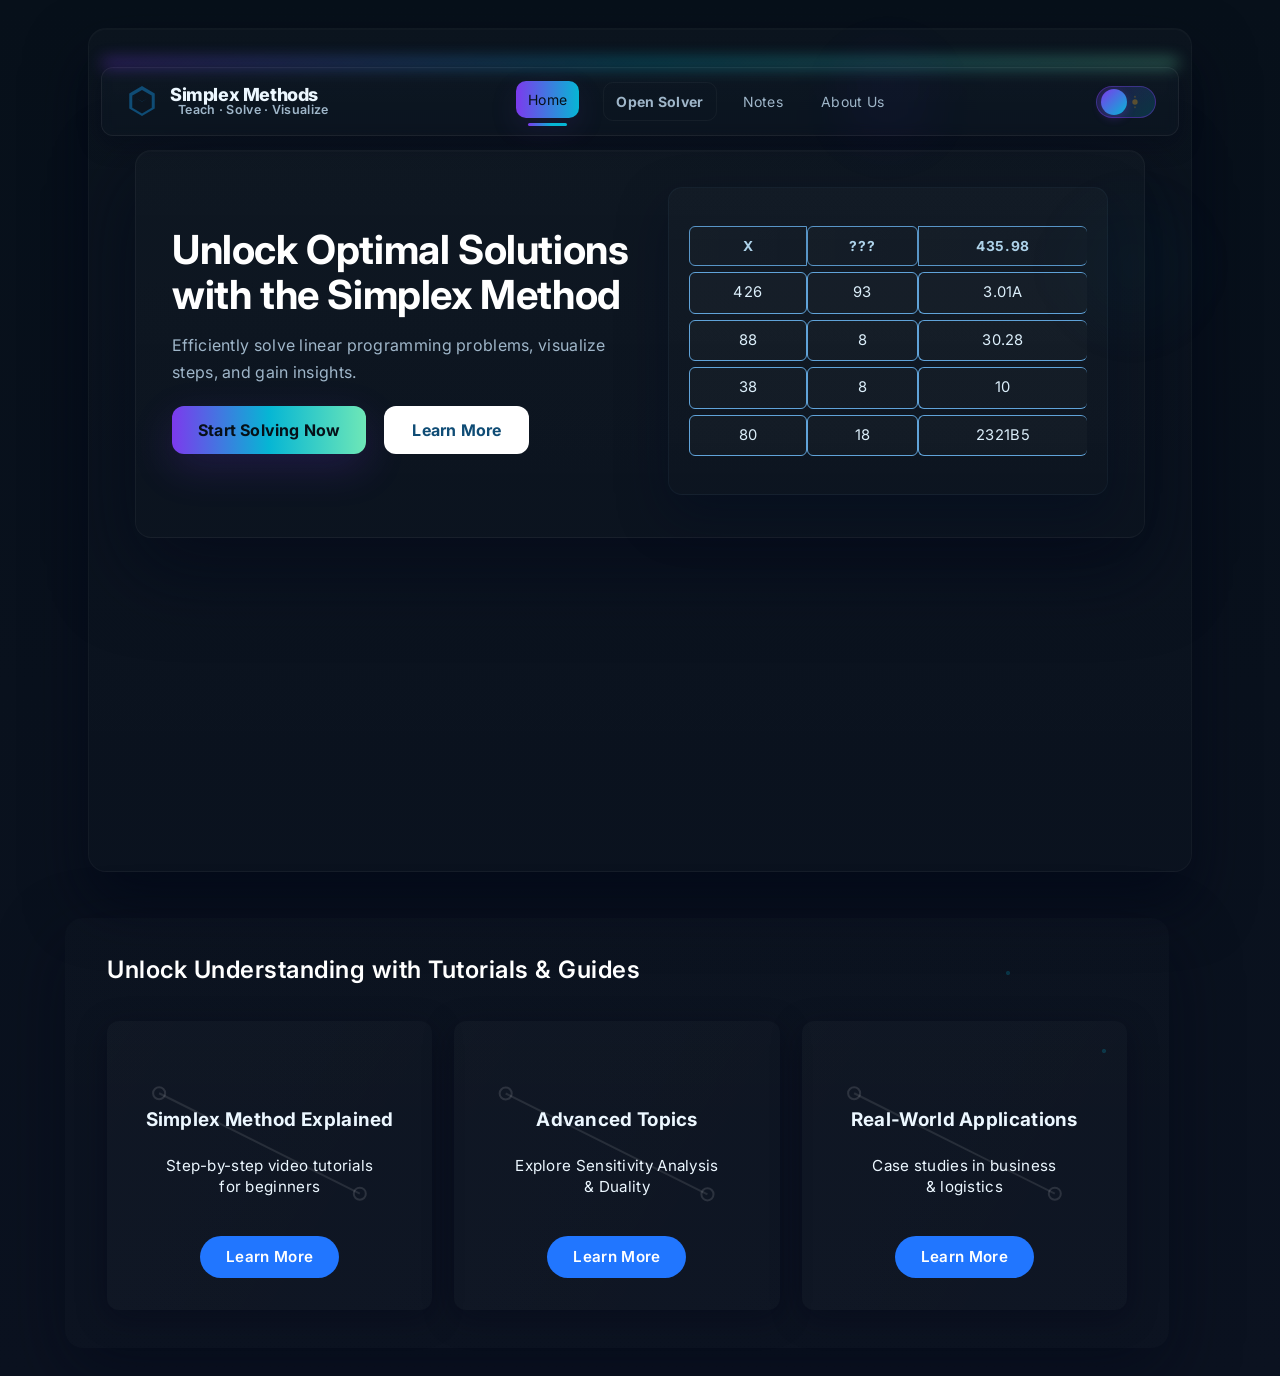
<file: index.html>
<!DOCTYPE html>
<html lang="en">
<head>
  <meta charset="UTF-8" />
  <meta name="viewport" content="width=device-width, initial-scale=1" />
  <title>Simplex Solver </title>

  <link rel="stylesheet" href="css/style.css">
  <link rel="stylesheet" href="css/solver.css">
  <link href="https://fonts.googleapis.com/css2?family=Inter:wght@300;400;600;700;800&display=swap" rel="stylesheet">
  <link href="https://fonts.googleapis.com/icon?family=Material+Icons" rel="stylesheet" />
</head>  

<body>
  <div class="container">
    <nav>
      <div class="logo">
        <svg fill="#0f4c75" viewBox="0 0 24 24" xmlns="http://www.w3.org/2000/svg">
          <path d="M12 2L3.5 7v10l8.5 5 8.5-5V7L12 2zM12 4.74l6.65 3.75L12 12.54 5.35 8.49 12 4.74zm6.5 11.7-6.5 3.82-6.5-3.82V8.71l6.5 3.55 6.5-3.55v7.73z"/>
        </svg>
        <div style="display:flex;flex-direction:column;line-height:1;">
          <span class="logo-text">Simplex Methods</span>
          <span class="brand-sub">Teach · Solve · Visualize</span>
        </div>
      </div>

      <div class="nav-links">
        <a href="index.html" class="active">Home</a>
        <a href="Simplex.html" class="nav-cta">Open Solver</a>
        <a href="notes.html">Notes</a>
        <a href="about.html">About Us</a>
      </div>
      <button class="nav-toggle" aria-expanded="false" aria-label="Toggle navigation">
        <span class="material-icons">menu</span>
      </button>
    </nav>

    <section class="hero">
      <div class="hero-text fade-up">
        <h1>Unlock Optimal Solutions<br>with the Simplex Method</h1>
        <p>Efficiently solve linear programming problems, visualize steps, and gain insights.</p>

        <div class="btn-group">
          <a href="Simplex.html">
            <button class="btn btn-start">Start Solving Now</button>
          </a>
          <a href="notes.html" class="btn btn-learn">Learn More</a>
        </div>
      </div>

      <div class="hero-image fade-up">
        <table>
          <thead>
            <tr>
              <th>x</th>
              <th>???</th>
              <th>435.98</th>
            </tr>
          </thead>
          <tbody>
            <tr>
              <td>426</td>
              <td>93</td>
              <td>3.01A</td>
            </tr>
            <tr>
              <td>88</td>
              <td>8</td>
              <td>30.28</td>
            </tr>
            <tr>
              <td>38</td>
              <td>8</td>
              <td>10</td>
            </tr>
            <tr>
              <td>80</td>
              <td>18</td>
              <td>2321B5</td>
            </tr>
          </tbody>
        </table>
      </div>
    </section>
  </div> 

  <section class="card-section">
    <h2>Unlock Understanding with Tutorials & Guides</h2>

    <div class="cards">

      <div class="card fade-up">
        <span class="material-icons icon">psychology</span>
        <div class="card-title">Simplex Method Explained</div>
        <div class="card-desc">Step-by-step video tutorials<br>for beginners</div>
        <a href="notes.html" class="learn-btn">Learn More</a>
      </div>

      <div class="card fade-up">
        <span class="material-icons icon">analytics</span>
        <div class="card-title">Advanced Topics</div>
        <div class="card-desc">Explore Sensitivity Analysis<br>& Duality</div>
        <a href="notes.html" class="learn-btn">Learn More</a>
      </div>

      <div class="card fade-up">
        <span class="material-icons icon">factory</span>
        <div class="card-title">Real-World Applications</div>
        <div class="card-desc">Case studies in business<br>& logistics</div>
        <a href="notes.html" class="learn-btn">Learn More</a>
      </div>

    </div>
  </section>

  <script src="js/nav.js"></script>
  <script src="js/ui.js"></script>
</body>
</html>
</file>
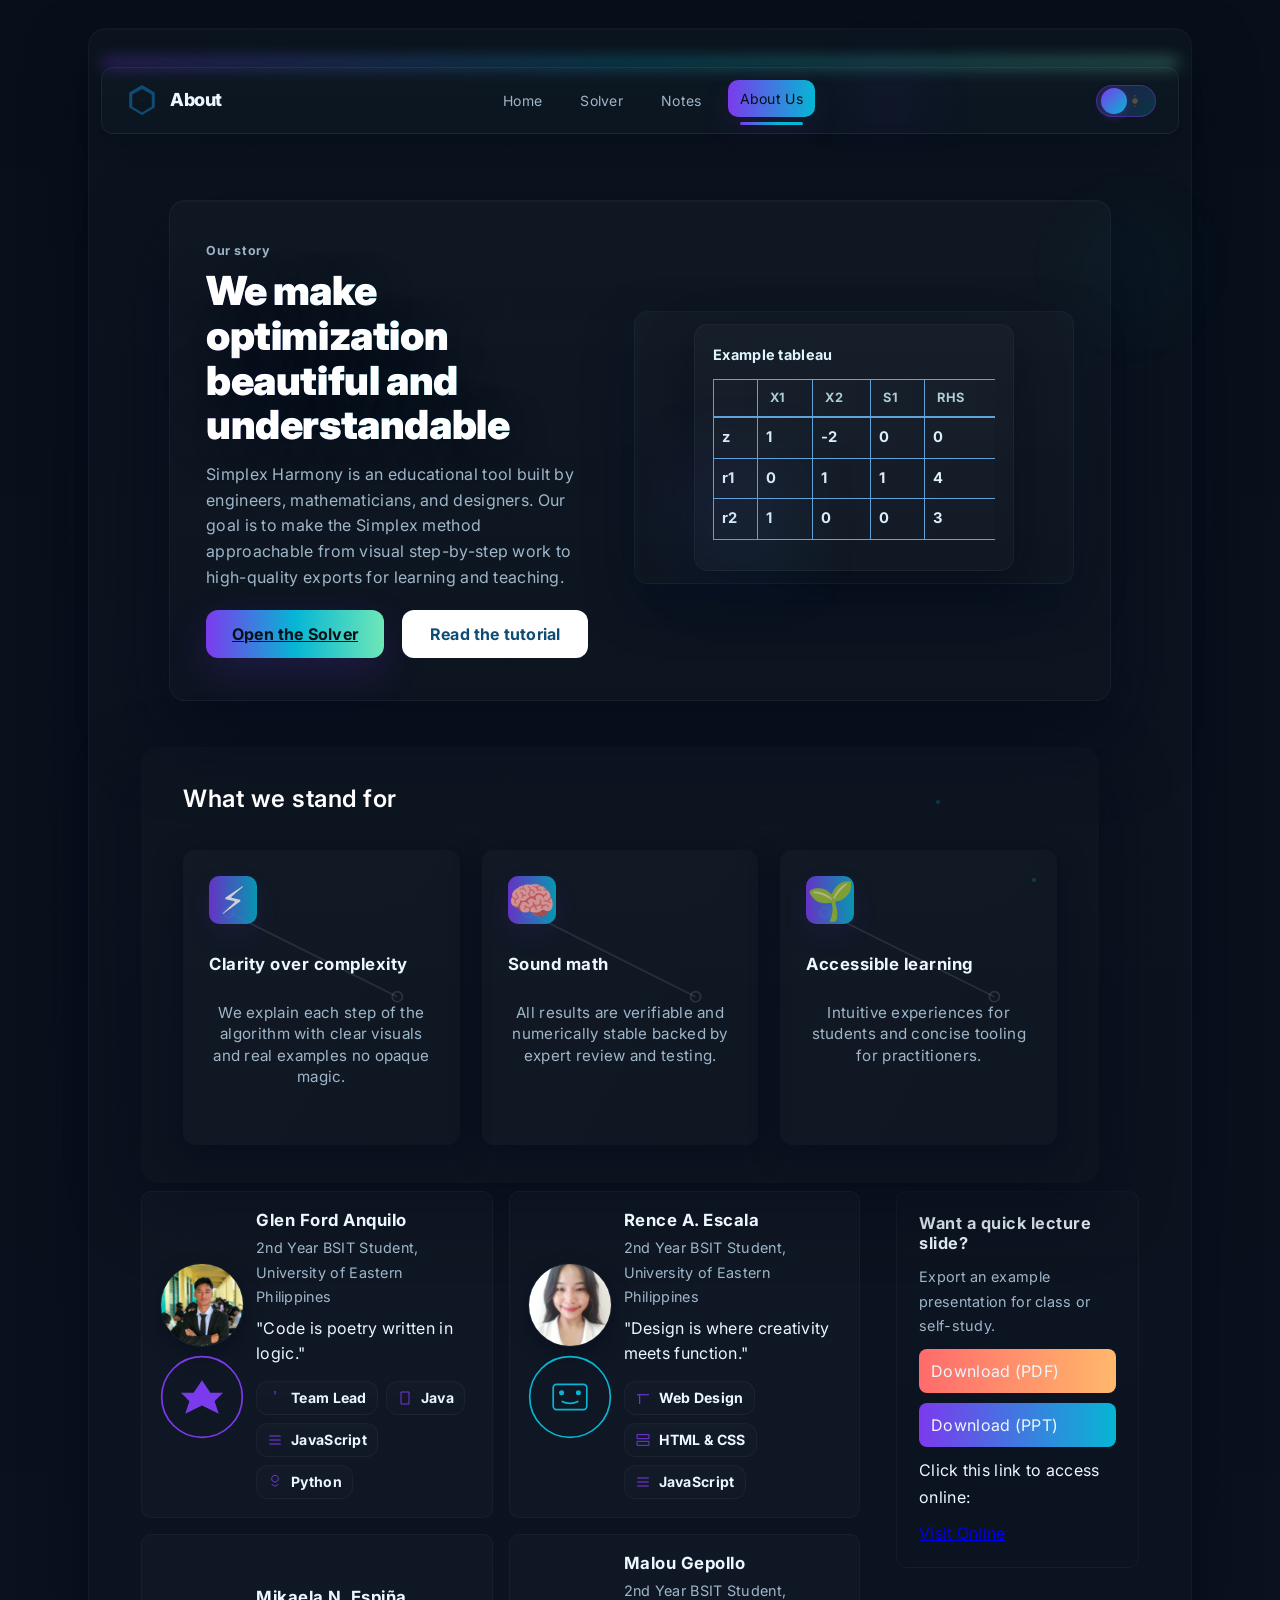
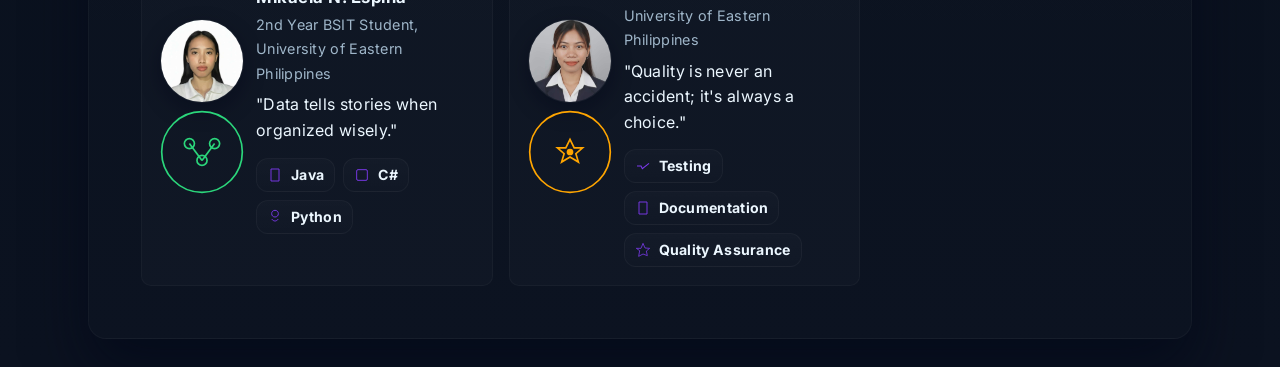
<file: about.html>
<!DOCTYPE html>
<html lang="en">
<head>
  <meta charset="utf-8">
  <meta name="viewport" content="width=device-width,initial-scale=1">
  <title>About Us</title>
  <link rel="stylesheet" href="css/style.css">
  <link rel="stylesheet" href="css/solver.css">
  <link href="https://fonts.googleapis.com/icon?family=Material+Icons" rel="stylesheet" />
</head>
<body>
  <div class="container">
    <nav>
      <div class="logo">
        <svg fill="#0f4c75" viewBox="0 0 24 24" xmlns="http://www.w3.org/2000/svg"><path d="M12 2L3.5 7v10l8.5 5 8.5-5V7L12 2zM12 4.74l6.65 3.75L12 12.54 5.35 8.49 12 4.74zm6.5 11.7-6.5 3.82-6.5-3.82V8.71l6.5 3.55 6.5-3.55v7.73z"/></svg>
        <span class="logo-text">About</span>
      </div>
      <div class="nav-links">
        <a href="index.html">Home</a>
        <a href="Simplex.html">Solver</a>
        <a href="notes.html">Notes</a>
        <a href="about.html" class="active">About Us</a>
      </div>
      <button class="nav-toggle" aria-expanded="false" aria-label="Toggle navigation">
        <span class="material-icons">menu</span>
      </button>
    </nav>


    <main class="about-main">
      <section class="about-hero hero">
        <div class="hero-text hero-about-text">
          <span class="eyebrow">Our story</span>
          <h1 class="glow-headline">We make optimization beautiful  and understandable</h1>
          <p class="lead">Simplex Harmony is an educational tool built by engineers, mathematicians, and designers. Our goal is to make the Simplex method approachable  from visual step-by-step work to high-quality exports for learning and teaching.</p>

          <div class="btn-group">
            <a href="Simplex.html" class="btn btn-start">Open the Solver</a>
            <a href="notes.html" class="btn btn-learn">Read the tutorial</a>
          </div>
        </div>

        <aside class="hero-image hero-visual">
          <div class="matrix-card">
            <div class="matrix-header">Example tableau</div>
            <table aria-hidden="true">
              <thead>
                <tr><th></th><th>x1</th><th>x2</th><th>s1</th><th>rhs</th></tr>
              </thead>
              <tbody>
                <tr><td>z</td><td>1</td><td>-2</td><td>0</td><td>0</td></tr>
                <tr><td>r1</td><td>0</td><td>1</td><td>1</td><td>4</td></tr>
                <tr><td>r2</td><td>1</td><td>0</td><td>0</td><td>3</td></tr>
              </tbody>
            </table>
            <div class="matrix-decor"></div>
          </div>
        </aside>
      </section>

      <section class="about-values card-section">
        <h2>What we stand for</h2>
        <div class="cards values-cards">
          <article class="card value-card">
            <div class="icon">⚡</div>
            <h3 class="card-title">Clarity over complexity</h3>
            <p class="card-desc">We explain each step of the algorithm with clear visuals and real examples  no opaque magic.</p>
          </article>

          <article class="card value-card">
            <div class="icon">🧠</div>
            <h3 class="card-title">Sound math</h3>
            <p class="card-desc">All results are verifiable and numerically stable  backed by expert review and testing.</p>
          </article>

          <article class="card value-card">
            <div class="icon">🌱</div>
            <h3 class="card-title">Accessible learning</h3>
            <p class="card-desc">Intuitive experiences for students and concise tooling for practitioners.</p>
          </article>
        </div>
      </section>

      <div class="about-team">
        <div class="team-grid">
          <div class="team-card fade-up">
            <div class="team-card-header">
              <img class="team-avatar photo" src="resources/avatars/anquilo.jpg" alt="Glen Ford Anquilo photo">
              <svg class="team-badge" viewBox="0 0 100 100" xmlns="http://www.w3.org/2000/svg">
                <circle cx="50" cy="50" r="48" fill="none" stroke="#7c3aed" stroke-width="2"/>
                <path d="M50 30 L60 45 L75 45 L65 55 L70 70 L50 60 L30 70 L35 55 L25 45 L40 45 Z" fill="#7c3aed"/>
              </svg>
            </div>
            <div class="team-content">
              <h4>Glen Ford Anquilo</h4>
              <p class="team-role">2nd Year BSIT Student, University of Eastern Philippines</p>
              <blockquote class="team-quote">"Code is poetry written in logic."</blockquote>
              <div class="spec-list">
                <span class="spec"><svg viewBox="0 0 24 24" aria-hidden="true"><path d="M12 2v4" stroke="currentColor" stroke-width="1.6" stroke-linecap="round" stroke-linejoin="round" fill="none"/></svg><span class="spec-label">Team Lead</span></span>
                <span class="spec"><svg viewBox="0 0 24 24" aria-hidden="true"><path d="M6 3h12v18H6z" stroke="currentColor" stroke-width="1.4" fill="none"/></svg><span class="spec-label">Java</span></span>
                <span class="spec"><svg viewBox="0 0 24 24" aria-hidden="true"><path d="M4 6h16M4 12h16M4 18h16" stroke="currentColor" stroke-width="1.6" stroke-linecap="round"/></svg><span class="spec-label">JavaScript</span></span>
                <span class="spec"><svg viewBox="0 0 24 24" aria-hidden="true"><path d="M12 2c3 0 5 2 5 5s-2 5-5 5-5-2-5-5 2-5 5-5zM7 15c1.5 2 3.5 3 5 3s3.5-1 5-3" stroke="currentColor" stroke-width="1.4" fill="none"/></svg><span class="spec-label">Python</span></span>
              </div>
            </div>
          </div>

          <div class="team-card fade-up">
            <div class="team-card-header">
              <img class="team-avatar photo" src="resources/avatars/r.jpg" alt="Rence A. Escala photo">
              <svg class="team-badge" viewBox="0 0 100 100" xmlns="http://www.w3.org/2000/svg">
                <circle cx="50" cy="50" r="48" fill="none" stroke="#06b6d4" stroke-width="2"/>
                <rect x="30" y="35" width="40" height="30" fill="none" stroke="#06b6d4" stroke-width="2" rx="4"/>
                <circle cx="40" cy="45" r="3" fill="#06b6d4"/>
                <circle cx="60" cy="45" r="3" fill="#06b6d4"/>
                <path d="M40 55 Q50 60 60 55" stroke="#06b6d4" stroke-width="2" fill="none"/>
              </svg>
            </div>
            <div class="team-content">
              <h4>Rence A. Escala</h4>
              <p class="team-role">2nd Year BSIT Student, University of Eastern Philippines</p>
              <blockquote class="team-quote">"Design is where creativity meets function."</blockquote>
              <div class="spec-list">
                <span class="spec"><svg viewBox="0 0 24 24" aria-hidden="true"><path d="M3 7h18M7 21V7" stroke="currentColor" stroke-width="1.6" fill="none"/></svg><span class="spec-label">Web Design</span></span>
                <span class="spec"><svg viewBox="0 0 24 24" aria-hidden="true"><path d="M3 4h18v6H3zM3 14h18v6H3z" stroke="currentColor" stroke-width="1.4" fill="none"/></svg><span class="spec-label">HTML &amp; CSS</span></span>
                <span class="spec"><svg viewBox="0 0 24 24" aria-hidden="true"><path d="M4 6h16M4 12h16M4 18h16" stroke="currentColor" stroke-width="1.6" stroke-linecap="round"/></svg><span class="spec-label">JavaScript</span></span>
              </div>
            </div>
          </div>

          <div class="team-card fade-up">
            <div class="team-card-header">
              <img class="team-avatar photo" src="resources/avatars/g.jpg" alt="Mikaela N. Espiña photo">
              <svg class="team-badge" viewBox="0 0 100 100" xmlns="http://www.w3.org/2000/svg">
                <circle cx="50" cy="50" r="48" fill="none" stroke="#2bd67b" stroke-width="2"/>
                <circle cx="35" cy="40" r="6" fill="none" stroke="#2bd67b" stroke-width="2"/>
                <circle cx="65" cy="40" r="6" fill="none" stroke="#2bd67b" stroke-width="2"/>
                <circle cx="50" cy="60" r="6" fill="none" stroke="#2bd67b" stroke-width="2"/>
                <line x1="35" y1="40" x2="50" y2="60" stroke="#2bd67b" stroke-width="2"/>
                <line x1="65" y1="40" x2="50" y2="60" stroke="#2bd67b" stroke-width="2"/>
              </svg>
            </div>
            <div class="team-content">
              <h4>Mikaela N. Espiña</h4>
              <p class="team-role">2nd Year BSIT Student, University of Eastern Philippines</p>
              <blockquote class="team-quote">"Data tells stories when organized wisely."</blockquote>
              <div class="spec-list">
                <span class="spec"><svg viewBox="0 0 24 24" aria-hidden="true"><path d="M6 3h12v18H6z" stroke="currentColor" stroke-width="1.4" fill="none"/></svg><span class="spec-label">Java</span></span>
                <span class="spec"><svg viewBox="0 0 24 24" aria-hidden="true"><rect x="4" y="4" width="16" height="16" rx="2" stroke="currentColor" stroke-width="1.4" fill="none"/></svg><span class="spec-label">C#</span></span>
                <span class="spec"><svg viewBox="0 0 24 24" aria-hidden="true"><path d="M12 2c3 0 5 2 5 5s-2 5-5 5-5-2-5-5 2-5 5-5zM7 15c1.5 2 3.5 3 5 3s3.5-1 5-3" stroke="currentColor" stroke-width="1.4" fill="none"/></svg><span class="spec-label">Python</span></span>
              </div>
            </div>
          </div>

          <div class="team-card fade-up">
            <div class="team-card-header">
              <img class="team-avatar photo" src="resources/avatars/m.jpg" alt="Malou Gepollo photo">
              <svg class="team-badge" viewBox="0 0 100 100" xmlns="http://www.w3.org/2000/svg">
                <circle cx="50" cy="50" r="48" fill="none" stroke="#ffa500" stroke-width="2"/>
                <path d="M50 35 L55 45 L65 45 L57 52 L60 62 L50 56 L40 62 L43 52 L35 45 L45 45 Z" fill="none" stroke="#ffa500" stroke-width="2"/>
                <circle cx="50" cy="50" r="4" fill="#ffa500"/>
              </svg>
            </div>
            <div class="team-content">
              <h4>Malou Gepollo</h4>
              <p class="team-role">2nd Year BSIT Student, University of Eastern Philippines</p>
              <blockquote class="team-quote">"Quality is never an accident; it's always a choice."</blockquote>
              <div class="spec-list">
                <span class="spec"><svg viewBox="0 0 24 24" aria-hidden="true"><path d="M3 12h6l2 4 10-8" stroke="currentColor" stroke-width="1.6" fill="none"/></svg><span class="spec-label">Testing</span></span>
                <span class="spec"><svg viewBox="0 0 24 24" aria-hidden="true"><path d="M6 3h12v18H6z" stroke="currentColor" stroke-width="1.4" fill="none"/></svg><span class="spec-label">Documentation</span></span>
                <span class="spec"><svg viewBox="0 0 24 24" aria-hidden="true"><path d="M12 2l3 7 7 .5-5 4 1.5 7L12 18l-6.5 3.5L7 13 2 9.5 9 9.5 12 2z" stroke="currentColor" stroke-width="1.2" fill="none"/></svg><span class="spec-label">Quality Assurance</span></span>
              </div>
            </div>
          </div>

        </div>

        <aside class="download-module polished-download">
          <h3>Want a quick lecture slide?</h3>
          <p class="muted-sm">Export an example presentation for class or self-study.</p>
          <div class="download-buttons">
            <a class="download-btn pdf" href="#">Download (PDF)</a>
            <a class="download-btn ppt" href="#">Download (PPT)</a>
            <p>Click this link to access online: </p> <a href="https://simplexssolver.web.app " target="_blank">Visit Online</a>
          </div>
        </aside>
      </div>

    </main>
  </div>
  <script src="js/nav.js"></script>
  <script src="js/ui.js"></script>
</body>
</html>
</file>
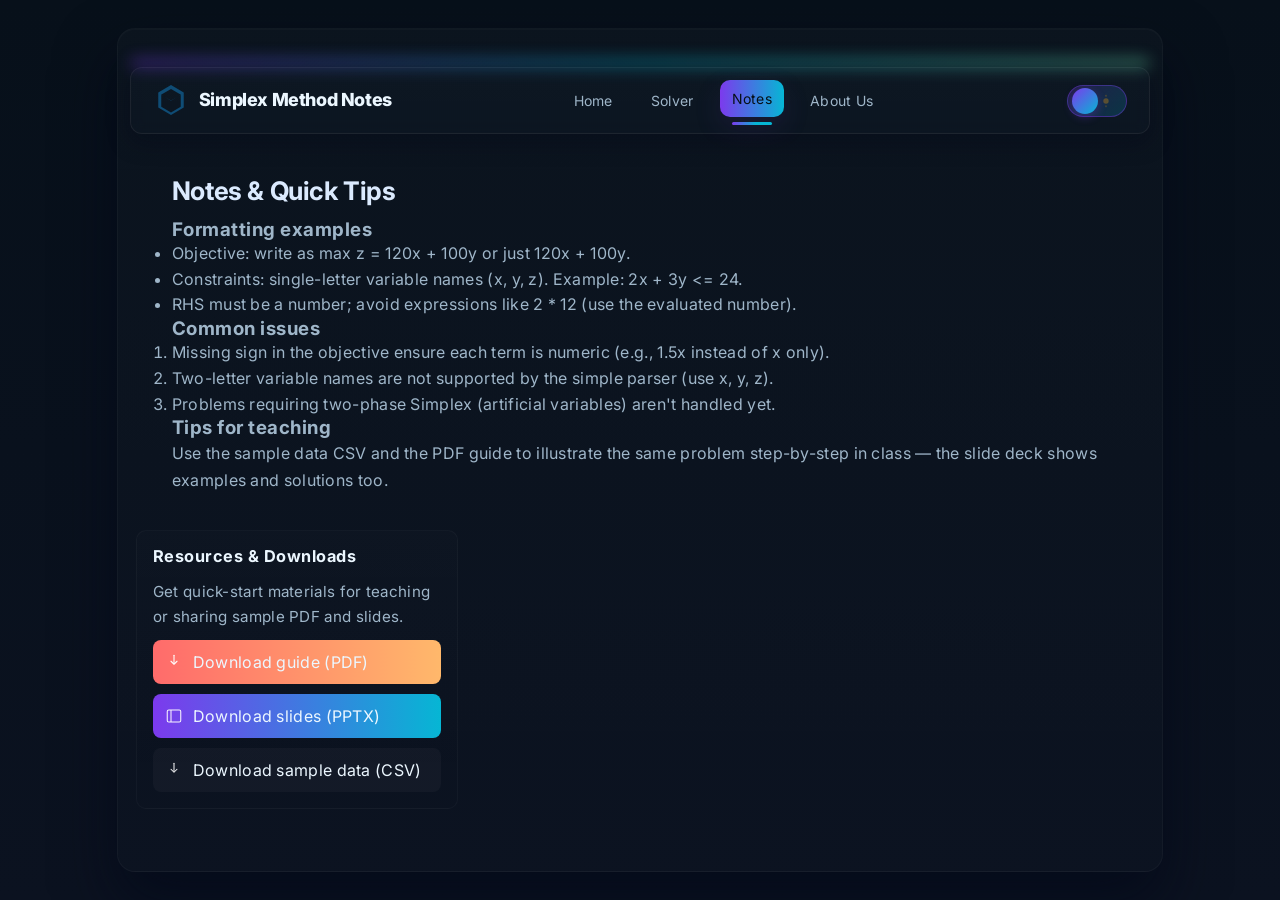
<file: notes.html>
<!DOCTYPE html>
<html lang="en">
<head>
  <meta charset="utf-8">
  <meta name="viewport" content="width=device-width,initial-scale=1">
  <title>Notes | Simplex Method</title>
  <link rel="stylesheet" href="css/style.css">
  <link rel="stylesheet" href="css/solver.css">
  <link href="https://fonts.googleapis.com/icon?family=Material+Icons" rel="stylesheet" />
</head>
<body>
  <div class="container">
    <nav>
      <div class="logo">
        <svg fill="#0f4c75" viewBox="0 0 24 24" xmlns="http://www.w3.org/2000/svg"><path d="M12 2L3.5 7v10l8.5 5 8.5-5V7L12 2zM12 4.74l6.65 3.75L12 12.54 5.35 8.49 12 4.74zm6.5 11.7-6.5 3.82-6.5-3.82V8.71l6.5 3.55 6.5-3.55v7.73z"/></svg>
        <span class="logo-text">Simplex Method Notes</span>
      </div>
      <div class="nav-links">
        <a href="index.html">Home</a>
        <a href="Simplex.html">Solver</a>
        <a href="notes.html" class="active">Notes</a>
        <a href="about.html">About Us</a>
      </div>
      <button class="nav-toggle" aria-expanded="false" aria-label="Toggle navigation">
        <span class="material-icons">menu</span>
      </button>
    </nav>

    <main style="padding:36px;">
      <h1 class="fade-up" style="margin-bottom:12px;color:#dbeafe;">Notes & Quick Tips</h1>
      <section class="fade-up" style="max-width:980px;color:var(--muted);line-height:1.6;">
        <h3>Formatting examples</h3>
        <ul>
          <li>Objective: write as <code>max z = 120x + 100y</code> or just <code>120x + 100y</code>.</li>
          <li>Constraints: single-letter variable names (x, y, z). Example: <code>2x + 3y &lt;= 24</code>.</li>
          <li>RHS must be a number; avoid expressions like <code>2 * 12</code> (use the evaluated number).</li>
        </ul>

        <h3>Common issues</h3>
        <ol>
          <li>Missing sign in the objective  ensure each term is numeric (e.g., <code>1.5x</code> instead of <code>x</code> only).</li>
          <li>Two-letter variable names are not supported by the simple parser (use x, y, z).</li>
          <li>Problems requiring two-phase Simplex (artificial variables) aren't handled yet.</li>
        </ol>

        <h3>Tips for teaching</h3>
        <p>Use the sample data CSV and the PDF guide to illustrate the same problem step-by-step in class — the slide deck shows examples and solutions too.</p>
      </section>
    </main>
    
          <div class="download-module">
          <h3>Resources & Downloads</h3>
          <p style="margin:0 0 10px;color:var(--muted);font-size:0.95rem;">Get quick-start materials for teaching or sharing sample PDF and slides.</p>
          <div class="download-buttons">
            <a class="download-btn pdf" href="resources/Module-2-QUANTITATIVE-METHODS2 (1).pdf" download>
              <svg viewBox="0 0 24 24" fill="none"><path d="M12 3v10" stroke="#fff" stroke-width="1.5" stroke-linecap="round" stroke-linejoin="round"/><path d="M8 11l4 4 4-4" stroke="#fff" stroke-width="1.5" stroke-linecap="round" stroke-linejoin="round"/></svg>
              Download guide (PDF)
            </a>

            <a class="download-btn ppt" href="resources/qm-LP_090138.pptx" download>
              <svg viewBox="0 0 24 24" fill="none"><rect x="3" y="4" width="18" height="16" rx="2" stroke="#fff" stroke-width="1.4"/><path d="M8 4v16" stroke="#fff" stroke-width="1.4"/></svg>
              Download slides (PPTX)
            </a>

            <a class="download-btn" href="resources/example-data.csv" download style="background:rgba(255,255,255,0.03)">
              <svg viewBox="0 0 24 24" fill="none"><path d="M12 3v10" stroke="#fff" stroke-width="1.4" stroke-linecap="round" stroke-linejoin="round"/><path d="M8 11l4 4 4-4" stroke="#fff" stroke-width="1.4" stroke-linecap="round" stroke-linejoin="round"/></svg>
              Download sample data (CSV)
            </a>
          </div>
        </div>
</div>
  <script src="js/nav.js"></script>
  <script src="js/ui.js"></script>
</body>
</html>
</file>
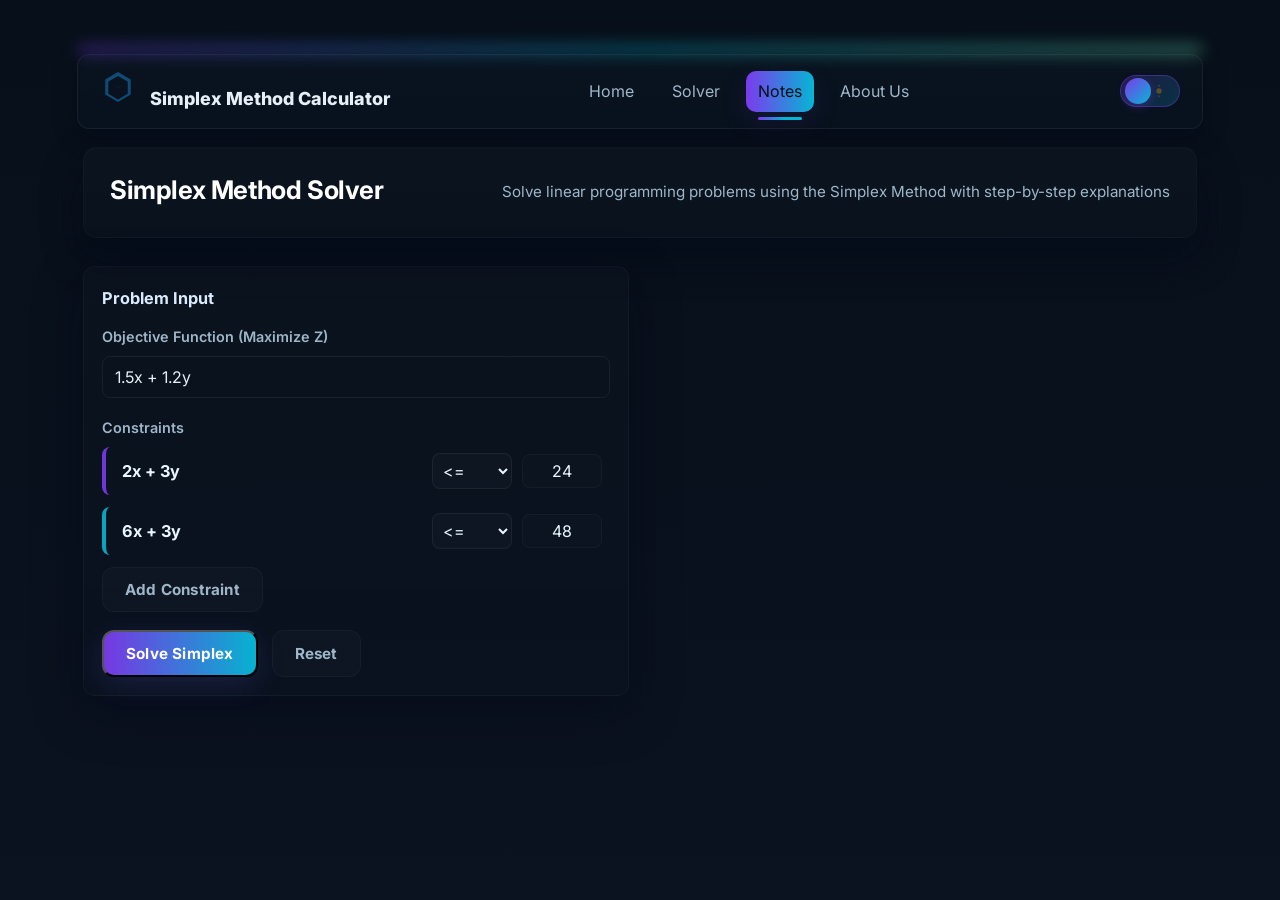
<file: Simplex.html>
<!DOCTYPE html>
<html lang="en">
<head>
    <meta charset="UTF-8">
    <meta name="viewport" content="width=device-width, initial-scale=1.0">
    <title>Simplex Method Solver</title>
    <link rel="stylesheet" href="css/solver.css">
    <link rel="stylesheet" href="https://fonts.googleapis.com/icon?family=Material+Icons">
</head>
<body>
    <div class="container">
    <nav>
      <div class="logo">
        <svg fill="#0f4c75" viewBox="0 0 24 24" xmlns="http://www.w3.org/2000/svg"><path d="M12 2L3.5 7v10l8.5 5 8.5-5V7L12 2zM12 4.74l6.65 3.75L12 12.54 5.35 8.49 12 4.74zm6.5 11.7-6.5 3.82-6.5-3.82V8.71l6.5 3.55 6.5-3.55v7.73z"/></svg>
        <span class="logo-text">Simplex Method Calculator</span>
      </div>
      <div class="nav-links">
        <a href="index.html">Home</a>
        <a href="Simplex.html">Solver</a>
        <a href="notes.html" class="active">Notes</a>
        <a href="about.html">About Us</a>
      </div>
      <button class="nav-toggle" aria-expanded="false" aria-label="Toggle navigation">
        <span class="material-icons">menu</span>
      </button>
    </nav>
        <header>
            <h1>Simplex Method Solver</h1>
            <p class="description">Solve linear programming problems using the Simplex Method with step-by-step explanations</p>
        </header>
        
        <div class="main-grid">
        <section class="input-section">
            <h2>Problem Input</h2>
            
            <div class="form-group">
                <label for="objective">Objective Function (Maximize Z)</label>
                <input type="text" id="objective" placeholder="e.g., 1.5x + 1.2y" value="1.5x + 1.2y">
            </div>
            
            <div class="form-group">
                <label>Constraints</label>
                <div id="constraints-container">
                    <div class="constraint-row">
                        <input type="text" class="constraint-input" placeholder="e.g., 2x + 3y" value="2x + 3y">
                        <select class="constraint-select">
                            <option value="<=" selected>&lt;=</option>
                            <option value=">=">&gt;=</option>
                            <option value="=">=</option>
                        </select>
                        <input type="text" class="constraint-rhs" placeholder="RHS" value="24">
                    </div>
                    <div class="constraint-row">
                        <input type="text" class="constraint-input" placeholder="e.g., 6x + 3y" value="6x + 3y">
                        <select class="constraint-select">
                            <option value="<=" selected>&lt;=</option>
                            <option value=">=">&gt;=</option>
                            <option value="=">=</option>
                        </select>
                        <input type="text" class="constraint-rhs" placeholder="RHS" value="48">
                    </div>
                </div>
                <button type="button" id="add-constraint" class="btn-secondary">Add Constraint</button>
            </div>
            
            <div class="button-group">
                <button id="solve-btn" class="btn-primary">Solve Simplex</button>
                <button id="reset-btn" class="btn-secondary">Reset</button>
            </div>
        </section>
        
        <section class="output-section" id="output-section" style="display: none;">
            <h2>Solution Steps</h2>
            <div id="solution-steps"></div>
        </section>
        </div>
    </div>
    <script src="js/solver.js"></script>
    <script src="js/ui.js"></script>
    <script src="js/nav.js"></script>
</body>
</html>
</file>
<file: css/style.css>
/* ===============================
   RESET & BASE STYLES
================================ */
* {
  margin: 0;
  padding: 0;
  box-sizing: border-box;
  font-family: 'Inter', system-ui, -apple-system, 'Segoe UI', Roboto, 'Helvetica Neue', Arial;
  -webkit-font-smoothing: antialiased;
  -moz-osx-font-smoothing: grayscale;
}

/* removed old light body styles to keep a single consistent body definition below */

:root {
  --bg: #071228;
  --bg-2: linear-gradient(180deg, #07101a 0%, #081a2b 50%, #071228 100%);
  --surface: rgba(255, 255, 255, 0.03);
  --card: linear-gradient(180deg, rgba(255, 255, 255, 0.02), rgba(255, 255, 255, 0.007));
  --accent-gradient: linear-gradient(90deg, #7c3aed 0%, #06b6d4 50%, #6ee7b7 100%);
  --accent-strong: #7c3aed;
  --muted: #9fb6c9;
  --glass: rgba(255, 255, 255, 0.025);
  --text: #ecf7ff;
  --success: #2bd67b;
  --danger: #ff6b6b;
}

body {
  background: radial-gradient(700px 300px at 80% 12%, rgba(124, 58, 237, 0.06), transparent), var(--bg-2);
  display: grid;
  justify-content: center;
  align-items: flex-start;
  padding: 44px 20px;
  min-height: 100vh;
  color: var(--text);
  -webkit-font-smoothing: antialiased;
  -moz-osx-font-smoothing: grayscale;
}

/* ===============================
   MAIN CONTAINER
================================ */
.container {
  width: min(1180px, 96%);
  margin: 18px auto;
  background: var(--card);
  border-radius: 18px;
  box-shadow: 0 30px 60px rgba(2, 6, 23, 0.6), inset 0 1px 0 rgba(255, 255, 255, 0.02);
  overflow: visible;
  color: var(--text);
  border: 1px solid rgba(255, 255, 255, 0.03);
}

/* ===============================
   NAVBAR
================================ */
nav {
  display: flex;
  justify-content: space-between;
  align-items: center;
  gap: 20px;
  padding: 14px 20px;
  position: sticky;
  top: 12px;
  margin: 8px 12px;
  border-radius: 10px;
  background: #0a1118;
  border: 1px solid rgba(255, 255, 255, 0.08);
  box-shadow: 0 8px 26px rgba(2, 6, 23, 0.45);
  z-index: 1200;
}

.logo {
  display: flex;
  align-items: center;
}

.logo svg {
  height: 34px;
  width: 34px;
  margin-right: 10px;
  transform: translateY(-1px);
}

.logo-text {
  font-size: 18px;
  font-weight: 600;
  color: #111;
}

.logo-text {
  font-size: 18px;
  font-weight: 800;
  color: var(--text);
  letter-spacing: -0.4px
}

.brand-sub {
  font-size: 0.78rem;
  color: var(--muted);
  margin-left: 8px;
  font-weight: 600
}

.nav-links {
  display: flex;
  gap: 20px;
  font-size: 14px;
}

.nav-links {
  display: flex;
  gap: 18px;
  font-size: 14px;
  align-items: center
}

.nav-links a {
  color: var(--muted);
  text-decoration: none;
  cursor: pointer;
  padding: 8px 12px;
  border-radius: 10px;
  transition: all 0.15s ease;
}

.nav-links a:hover {
  color: var(--text);
  background: rgba(255, 255, 255, 0.03);
  transform: translateY(-2px);
}

.nav-links a.active {
  color: #061018;
  background: linear-gradient(90deg, #7c3aed, #06b6d4);
  box-shadow: 0 10px 30px rgba(100, 60, 180, 0.16);
  transform: translateY(-2px);
}

.nav-cta {
  margin-left: 10px;
  padding: 8px 14px;
  border-radius: 10px;
  background: transparent;
  color: var(--text);
  border: 1px solid rgba(255, 255, 255, 0.04);
  font-weight: 700;
  text-decoration: none
}

.nav-cta:hover {
  background: linear-gradient(90deg, #7c3aed, #06b6d4);
  color: #061018;
  transform: translateY(-2px)
}

/* Header accents and interactions */
nav::before {
  content: '';
  position: absolute;
  left: 0;
  right: 0;
  top: -8px;
  height: 6px;
  border-radius: 8px;
  background: linear-gradient(90deg, #7c3aed, #06b6d4, #6ee7b7);
  filter: blur(8px);
  opacity: 0.65;
}

.nav-links a {
  position: relative;
  overflow: visible
}

.nav-links a::after {
  content: '';
  position: absolute;
  left: 12px;
  right: 12px;
  bottom: -8px;
  height: 3px;
  background: linear-gradient(90deg, #7c3aed 0%, #06b6d4 60%);
  transform-origin: left center;
  transform: scaleX(0);
  transition: transform .25s ease, opacity .25s ease;
  opacity: 0;
  border-radius: 6px;
}

.nav-links a:hover::after {
  transform: scaleX(1);
  opacity: 1
}

.nav-links a.active::after {
  transform: scaleX(1);
  opacity: 1
}

/* mobile toggle */
.nav-toggle {
  display: none;
  background: transparent;
  border: 1px solid rgba(255, 255, 255, 0.06);
  padding: 8px;
  border-radius: 8px;
  color: var(--text)
}

@media(max-width:820px) {
  nav {
    padding: 12px 16px;
  }

  .nav-links {
    display: none;
    position: absolute;
    top: calc(100% + 6px);
    right: 12px;
    background: #1a2332;
    padding: 6px 0;
    border-radius: 0 0 8px 8px;
    box-shadow: 0 10px 36px rgba(0, 0, 0, 0.85);
    border: 1px solid rgba(255, 255, 255, 0.08);
    border-top: none;
    z-index: 1300;
    min-width: 180px;
    max-width: 92vw;
    overflow: hidden;
  }

  .nav-links.mobile-open {
    display: flex;
    flex-direction: column;
    gap: 0;
    animation: dropdownFade .16s ease both;
  }

  .nav-links a {
    color: #e6eef8 !important;
    padding: 12px 18px !important;
    font-size: 15px;
    border-radius: 0;
    transition: background-color 0.18s ease, padding-left 0.18s ease;
    display: block;
    width: 100%;
    text-align: left;
  }

  .nav-links a:hover {
    background: #263447 !important;
    color: #ffffff !important;
    transform: none;
    padding-left: 22px !important;
  }

  .nav-toggle {
    position: relative;
    z-index: 1400;
    background: transparent;
    border: none;
    color: #e6eef8;
    min-width: 44px;
    min-height: 44px;
    display: inline-flex;
    align-items: center;
    justify-content: center;
    padding: 6px;
    border-radius: 8px;
  }

  @keyframes dropdownFade {
    from {
      opacity: 0;
      transform: translateY(-6px);
    }

    to {
      opacity: 1;
      transform: translateY(0);
    }
  }

  .nav-links a.active {
    background: linear-gradient(90deg, #7c3aed, #06b6d4) !important;
    color: #061018 !important;
    font-weight: 600
  }

  .nav-toggle {
    display: inline-flex
  }
}

.nav-toggle {
  transition: transform .18s ease, background-color .18s ease, box-shadow .18s ease
}

.nav-toggle.open {
  transform: scale(1.02);
  background: linear-gradient(90deg, #7c3aed, #06b6d4);
  color: #061018;
  box-shadow: 0 10px 30px rgba(124, 58, 237, 0.12)
}

.nav-toggle .material-icons {
  transition: transform .18s ease
}

.nav-toggle.open .material-icons {
  transform: rotate(90deg)
}

/* mobile open nav animation */
.nav-links {
  transition: transform .22s cubic-bezier(.2, .9, .1, 1), opacity .22s ease
}

.nav-links.mobile-open {
  transform: translateY(0);
  opacity: 1
}

/* Android / small phones — improve touch targets and spacing */
@media (max-width: 480px) {
  body {
    padding: 18px 12px;
  }

  .container {
    width: 100%;
    margin: 0;
    border-radius: 12px;
  }

  nav {
    padding: 12px;
    margin: 8px;
  }

  .nav-toggle {
    padding: 10px 14px;
    border-radius: 10px;
    font-size: 20px;
  }

  .nav-links.mobile-open {
    left: 12px;
    right: 12px;
    top: 64px;
    padding: 14px;
    gap: 12px;
  }

  .nav-links a {
    padding: 12px 14px;
    font-size: 16px;
    border-radius: 10px;
  }

  h1,
  .hero-text h1 {
    font-size: 1.6rem;
  }

  .btn,
  .nav-cta,
  .download-btn,
  .learn-btn {
    padding: 14px 18px;
    font-size: 16px;
    min-height: 44px;
  }

  .card-section {
    padding: 18px;
  }

  .hero {
    grid-template-columns: 1fr;
    padding: 22px;
    gap: 18px;
  }

  .hero-image {
    display: none;
  }

  .cards {
    grid-template-columns: 1fr;
  }

  /* Make download/content touch friendly */
  .download-buttons {
    gap: 12px;
  }

  /* Avoid tiny text in table views */
  table,
  .pivot-table,
  .tableau-container {
    font-size: 0.95rem;
  }

  /* hero text & buttons: center, stack, and increase tappable areas on narrow Android devices */
  .hero-text h1 {
    text-align: center;
    margin: 0 auto 8px;
    font-weight: 800;
  }

  .hero-text p {
    text-align: center;
    color: var(--text);
    font-size: 0.98rem;
    line-height: 1.5;
    max-width: 420px;
    margin: 0 auto 12px;
  }

  .btn-group {
    width: 100%;
    display: flex;
    flex-direction: column;
    gap: 12px;
    align-items: stretch;
  }

  .btn-group a {
    width: 100%;
    display: block;
  }

  .btn-group .btn {
    width: 100%;
    min-height: 48px;
    padding: 12px 14px;
    font-size: 16px;
    border-radius: 12px;
  }

  .btn-start {
    margin-bottom: 4px;
  }
}

/* Extra small phones / landscape narrow widths */
@media (max-width: 360px) {
  .nav-links a {
    font-size: 15px;
    padding: 12px 10px;
  }

  .btn,
  .nav-cta {
    padding: 12px 14px;
    font-size: 15px;
  }

  input,
  select {
    padding: 12px;
    font-size: 15px;
  }

  .hero-text h1 {
    font-size: 1.45rem;
  }
}

/* extra-small / older Android phones */
@media (max-width: 320px) {
  .hero-text h1 {
    font-size: clamp(1.15rem, 6vw, 1.4rem);
    line-height: 1.06;
  }

  .hero-text p {
    font-size: 0.92rem;
  }

  .btn-group .btn {
    min-height: 44px;
    font-size: 15px;
    padding: 10px 12px;
  }
}

/* removed old duplicate nav rules; kept the newer minimal nav styling above */

/* ===============================
   HERO SECTION
================================ */
.hero {
  margin: 26px 28px;
  padding: 36px 36px 42px 36px;
  display: grid;
  grid-template-columns: 1fr 440px;
  gap: 36px;
  align-items: center;
  background: linear-gradient(180deg, rgba(255, 255, 255, 0.02), rgba(255, 255, 255, 0.007));
  border-radius: 16px;
  border: 1px solid rgba(255, 255, 255, 0.04);
  box-shadow: 0 30px 80px rgba(3, 9, 25, 0.6), inset 0 1px 0 rgba(255, 255, 255, 0.02);
}

.hero-text {
  flex: 1.2;
}

.hero-text h1 {
  /* fluid responsive heading: shrink on very narrow phones, grow on wider screens */
  font-size: clamp(1.5rem, 6.5vw, 2.5rem);
  margin-bottom: 14px;
  line-height: 1.12;
  color: #ffffff;
}

.hero-text p {
  /* responsive paragraph sizing */
  font-weight: 400;
  font-size: clamp(0.95rem, 3.2vw, 1rem);
  margin-bottom: 20px;
  color: var(--muted);
}

.btn-group {
  display: flex;
  gap: 20px;
}

.btn-group {
  display: flex;
  gap: 18px;
  align-items: center;
}

.btn {
  border: none;
  font-weight: 700;
  font-size: 1rem;
  padding: 12px 28px;
  border-radius: 12px;
  cursor: pointer;
  transition: transform .18s cubic-bezier(.2, .9, .1, 1), box-shadow .2s ease;
}

.btn-start {
  background: var(--accent-gradient);
  color: #061018;
  padding: 12px 26px;
  border-radius: 12px;
  box-shadow: 0 14px 40px rgba(124, 58, 237, 0.18);
}

.btn-start:hover {
  transform: translateY(-3px) scale(1.01);
}

.btn-learn {
  background: white;
  color: #0f4c75;
}

.btn-learn:hover {
  background: #e6f0ff;
}

/* CTA micro-interaction */
.btn:active {
  transform: translateY(1px) scale(.996)
}

/* subtle decorative accent for hero */
.hero::after {
  content: '';
  position: absolute;
  right: 56px;
  top: -28px;
  width: 420px;
  height: 420px;
  pointer-events: none;
  background: radial-gradient(circle at 20% 30%, rgba(124, 58, 237, 0.06), transparent 18%), radial-gradient(circle at 78% 70%, rgba(6, 182, 212, 0.04), transparent 25%);
  filter: blur(30px);
  opacity: .95;
  transform: translateZ(0);
}

/* ===============================
   HERO IMAGE (MATRIX STYLE)
================================ */
.hero-image {
  background: linear-gradient(180deg, rgba(255, 255, 255, 0.02), rgba(255, 255, 255, 0.007));
  border-radius: 14px;
  padding: 20px;
  font-family: 'Inter', system-ui, monospace;
  color: #d8f8ff;
  box-shadow: 0 20px 50px rgba(3, 12, 30, 0.45), inset 0 2px 10px rgba(255, 255, 255, 0.01);
  border: 1px solid rgba(96, 163, 217, 0.06);
}

.hero-image table {
  width: 100%;
  border-collapse: collapse;
}

.hero-image table {
  width: 100%;
  border-collapse: separate;
  border-spacing: 0 6px;
}

.hero-image th,
.hero-image td {
  padding: 8px 10px;
  text-align: center;
  border-radius: 6px;
}

.hero-image th,
.hero-image td {
  border: 1px solid #60a3d9;
  padding: 8px 12px;
  text-align: center;
}

.hero-image thead tr {
  border-bottom: 2px solid #60a3d9;
}

.hero-image thead tr {
  opacity: 0.9;
}

/* Rounded table header corners */
.hero-image th:first-child {
  border-radius: 6px 0 0 6px;
}

.hero-image th:last-child {
  border-radius: 0 6px 6px 0;
}

/* ===============================
   CARD SECTION (TUTORIALS)
================================ */
.card-section {
  background: linear-gradient(180deg, rgba(255, 255, 255, 0.008), rgba(255, 255, 255, 0.004));
  border-radius: 18px;
  padding: 38px 42px;
  width: min(1150px, 96%);
  margin-top: 46px;
  box-shadow: 0 24px 70px rgba(2, 6, 23, 0.45);
  position: relative;
}

/* Decorative pattern */
.card-section::before {
  content: "";
  position: absolute;
  top: 25px;
  right: 25px;
  width: 160px;
  height: 120px;
  background:
    radial-gradient(circle at 15% 25%, #00b8de 2px, transparent 2.2px),
    radial-gradient(circle at 75% 90%, #00b8de 2px, transparent 2.2px);
  background-repeat: no-repeat;
  opacity: 0.2;
  pointer-events: none;
  border-radius: 16px;
}

.card-section h2 {
  font-weight: 600;
  font-size: 1.5rem;
  color: #ffffff;
  margin-bottom: 36px;
}

.cards {
  display: grid;
  grid-template-columns: repeat(3, 1fr);
  gap: 30px;
}

.cards {
  display: grid;
  grid-template-columns: repeat(3, 1fr);
  gap: 22px;
}

.card {
  background: linear-gradient(120deg, rgba(255, 255, 255, 0.02), rgba(255, 255, 255, 0.01));
  padding: 30px 26px;
  border-radius: 14px;
  box-shadow: 0 22px 46px rgba(2, 6, 23, 0.42);
  color: var(--text);
  display: flex;
  flex-direction: column;
  align-items: center;
  gap: 12px;
  cursor: pointer;
  position: relative;
  overflow: hidden;
  transition: transform .22s cubic-bezier(.2, .9, .1, 1), box-shadow .22s ease;
}

.card {
  background: linear-gradient(120deg, rgba(255, 255, 255, 0.02), rgba(255, 255, 255, 0.01));
  padding: 32px;
  border-radius: 12px;
  box-shadow: 0 8px 30px rgba(2, 6, 23, 0.4);
  color: var(--text);
  display: flex;
  flex-direction: column;
  align-items: center;
  gap: 6px;
}

.card:hover {
  transform: translateY(-10px) rotate(-0.2deg);
  box-shadow: 0 42px 110px rgba(12, 17, 30, 0.55);
}

/* Network overlay */
.card::before {
  content: "";
  position: absolute;
  top: 12px;
  right: 12px;
  left: 12px;
  bottom: 12px;
  background: url('data:image/svg+xml;utf8,<svg xmlns="http://www.w3.org/2000/svg" width="150" height="120" fill="none"><circle cx="20" cy="30" r="3" stroke="rgba(255,255,255,0.12)" stroke-width="1"/><circle cx="120" cy="80" r="3" stroke="rgba(255,255,255,0.12)" stroke-width="1"/><line x1="20" y1="30" x2="120" y2="80" stroke="rgba(255,255,255,0.10)" stroke-width="1"/></svg>') no-repeat top right/contain;
  pointer-events: none;
}

.icon {
  font-size: 42px;
  margin-bottom: 22px;
  opacity: 0.8;
}

.card-title {
  font-weight: 700;
  font-size: 1.18rem;
  margin-bottom: 14px;
  text-align: center;
}

/* give cards a subtle staggered lift on hover when within a list */
.cards .card {
  transition-delay: 0ms
}

.cards .card:nth-child(1):hover {
  transition-delay: 12ms
}

.cards .card:nth-child(2):hover {
  transition-delay: 36ms
}

.cards .card:nth-child(3):hover {
  transition-delay: 60ms
}

.card-desc {
  font-weight: 400;
  font-size: 0.95rem;
  text-align: center;
  line-height: 1.4;
  margin-bottom: 32px;
}

.btn.btn-learn {
  text-decoration: none;
}

.learn-btn {
  font-weight: 600;
  font-size: 0.95rem;
  padding: 10px 26px;
  border-radius: 30px;
  border: none;
  background-color: #2176ff;
  color: white;
  cursor: pointer;
  text-decoration: none;
  transition: background-color 0.3s ease;
}

.learn-btn:hover {
  background-color: #579eff;
}

/* ===============================
   About / Team + Download module
================================ */
.about-team {
  display: flex;
  gap: 18px;
  align-items: flex-start;
  justify-content: space-between;
  margin-top: 8px;
}

.team-grid {
  display: flex;
  grid-template-columns: repeat(3, 1fr);
  gap: 16px;
  width: 65%;
}

.team-card {
  background: rgba(255, 255, 255, 0.02);
  padding: 25px;
  border-radius: 10px;
  border: 1px solid rgba(255, 255, 255, 0.03);
  display: grid;
  gap: 12px;
  align-items: center;
}

.team-card .avatar {
  width: 56px;
  height: 56px;
  border-radius: 10px;
  background: linear-gradient(90deg, #7449e6, #06b6d4);
  display: flex;
  align-items: center;
  justify-content: center;
  font-weight: 700;
  color: white;
  font-size: 1.1rem
}

.team-avatar {
  width: 64px;
  height: 64px;
  border-radius: 50%;
  object-fit: cover;
  border: 1px solid rgba(255, 255, 255, 0.04);
  box-shadow: 0 8px 20px rgba(2, 6, 23, 0.4);
  transition: transform .14s ease, box-shadow .14s ease;
}

.team-card:hover .team-avatar {
  transform: translateY(-6px) scale(1.04);
  box-shadow: 0 18px 60px rgba(2, 6, 23, 0.45);
}

/* stronger micro-interactions */
.team-card .team-avatar.photo {
  transition: transform 240ms cubic-bezier(.2, .9, .1, 1), box-shadow 240ms ease, filter 240ms ease;
}

.team-card:hover .team-avatar.photo {
  transform: translateY(-8px) scale(1.06) rotate(-1deg);
  filter: saturate(1.05);
}

.team-card .spec {
  transition: transform 180ms cubic-bezier(.2, .9, .2, .98), box-shadow 180ms ease, background 180ms ease
}

.team-card .spec:hover {
  transform: translateY(-3px) scale(1.02);
  box-shadow: 0 8px 24px rgba(3, 12, 30, 0.28);
  background: rgba(255, 255, 255, 0.05)
}

/* subtle ring animation around photo on hover */
.team-card .team-avatar.photo::after {
  content: '';
  position: absolute;
  width: 76px;
  height: 76px;
  border-radius: 50%;
  pointer-events: none;
  transform: scale(0.85);
  opacity: 0;
  transition: transform 260ms cubic-bezier(.2, .9, .1, 1), opacity 200ms ease;
  box-shadow: 0 0 0 3px rgba(124, 58, 237, 0.06)
}

.team-card:hover .team-avatar.photo::after {
  transform: scale(1);
  opacity: 1
}

.team-card h4 {
  margin: 0;
  font-size: 1rem;
  color: var(--text);
}

.team-card p {
  margin: 0;
  color: var(--muted);
  font-size: 0.88rem
}

.spec-list {
  margin-top: 8px;
  display: flex;
  gap: 8px;
  flex-wrap: wrap
}

.spec {
  font-size: 0.88rem;
  color: var(--text);
  background: linear-gradient(180deg, rgba(255,255,255,0.02), rgba(255,255,255,0.006));
  padding: 8px 10px;
  border-radius: 12px;
  border: 1px solid rgba(255, 255, 255, 0.04);
  font-weight: 700;
  display: inline-flex;
  align-items: center;
  gap: 8px;
  transition: transform 180ms cubic-bezier(.2,.9,.2,.98), box-shadow 180ms ease, background 180ms ease;
}

.spec svg {
  width: 16px;
  height: 16px;
  flex: 0 0 16px;
  color: var(--accent-strong, #7c3aed);
}

.spec .spec-label {
  line-height: 1;
  color: inherit;
}

.spec:hover {
  transform: translateY(-3px) scale(1.02);
  box-shadow: 0 10px 30px rgba(2,6,23,0.28);
  background: linear-gradient(180deg, rgba(255,255,255,0.03), rgba(255,255,255,0.01));
}

.spec-icon {
  width: 18px;
  height: 18px;
  display: inline-block
}

@media (max-width: 900px) {
  .team-grid {
    grid-template-columns: repeat(1, 1fr);
    width: 100%
  }

  .team-card {
    align-items: flex-start;
    gap: 14px
  }

  .team-avatar {
    width: 72px;
    height: 72px
  }

  .spec {
    font-size: 0.86rem;
    padding: 7px 10px
  }
}

.download-module {
  width: 32%;
  padding: 16px;
  border-radius: 10px;
  background: linear-gradient(180deg, rgba(255, 255, 255, 0.01), rgba(255, 255, 255, 0.0));
  border: 1px solid rgba(255, 255, 255, 0.03);
}

.download-module h3 {
  margin: 0 0 12px 0;
  font-size: 1.02rem;
  color: var(--text)
}

.download-buttons {
  display: flex;
  flex-direction: column;
  gap: 10px
}

.download-btn {
  display: inline-flex;
  gap: 10px;
  align-items: center;
  padding: 10px 12px;
  border-radius: 8px;
  color: var(--text);
  text-decoration: none
}

.download-btn.pdf {
  background: linear-gradient(90deg, #ff6b6b, #ffb86b);
}

.download-btn.ppt {
  background: linear-gradient(90deg, #7c3aed, #06b6d4);
}

.download-btn svg {
  width: 18px;
  height: 18px;
  opacity: 0.95
}

@media (max-width: 900px) {
  .team-grid {
    grid-template-columns: repeat(1, 1fr);
    width: 100%
  }

  .about-team {
    flex-direction: column
  }

  .download-module {
    width: 100%
  }
}



.about-main {
  padding: 34px;
}

.hero-about-text {
  max-width: 720px;
  padding-right: 8px
}

.eyebrow {
  display: inline-block;
  font-size: 0.78rem;
  color: var(--muted);
  font-weight: 700;
  letter-spacing: 0.6px;
  margin-bottom: 8px;
}

.glow-headline {
  background: linear-gradient(90deg, #9f7aea, #06b6d4 50%, #60dfd6);
  -webkit-background-clip: text;
  background-clip: text;
  color: transparent;
  font-size: clamp(1.6rem, 5.2vw, 2.8rem);
  line-height: 1.05;
  font-weight: 900;
  margin-bottom: 12px;
  text-shadow: 0 6px 40px rgba(12, 8, 30, 0.45);
}

.lead {
  color: var(--muted);
  font-size: 1.02rem;
  line-height: 1.6;
  margin-bottom: 18px
}

.hero-visual {
  display: flex;
  justify-content: center;
  align-items: center;
  padding: 12px
}

.matrix-card {
  position: relative;
  width: 320px;
  border-radius: 14px;
  padding: 18px;
  background: linear-gradient(180deg, rgba(255, 255, 255, 0.02), rgba(255, 255, 255, 0.01));
  border: 1px solid rgba(255, 255, 255, 0.04);
  box-shadow: 0 18px 50px rgba(2, 6, 23, 0.45);
}

.matrix-card .matrix-header {
  color: #dff6ff;
  font-weight: 700;
  font-size: 0.9rem;
  margin-bottom: 8px
}

.matrix-card table {
  width: 100%;
  border-collapse: collapse;
  font-family: monospace;
  color: #ccf3ff;
}

.matrix-card thead th {
  text-align: left;
  color: #d2f7ff;
  font-size: 0.8rem;
  opacity: 0.9
}

.matrix-card tbody td {
  text-align: left;
  font-weight: 700;
  padding: 8px;
  border-radius: 5px;
  background: linear-gradient(90deg, rgba(255, 255, 255, 0.01), rgba(255, 255, 255, 0.007));
  margin-bottom: 6px
}

.matrix-decor {
  position: absolute;
  left: -28px;
  bottom: -14px;
  width: 140px;
  height: 140px;
  background: radial-gradient(circle at 30% 30%, rgba(124, 58, 237, 0.06), transparent), radial-gradient(circle at 70% 70%, rgba(6, 182, 212, 0.05), transparent);
  filter: blur(28px);
  pointer-events: none
}

.values-cards {
  grid-template-columns: repeat(3, 1fr);
}

.value-card {
  text-align: left;
  align-items: flex-start;
  padding: 26px;
  min-height: 160px;
  gap: 8px
}

.value-card .icon {
  font-size: 38px;
  width: 48px;
  height: 48px;
  display: inline-flex;
  align-items: center;
  justify-content: center;
  background: linear-gradient(90deg, #7c3aed, #06b6d4);
  border-radius: 10px;
  box-shadow: 0 10px 30px rgba(124, 58, 237, 0.12);
  color: white
}

.value-card .card-title {
  font-size: 1.05rem
}

.value-card .card-desc {
  color: var(--muted);
  margin-top: 6px
}

.team-grid {
  display: grid;
  grid-template-columns: repeat(2, 1fr);
  gap: 16px;
  width: 100%;
}

.team-card {
  grid-template-columns: 84px 1fr;
  padding: 18px;
  align-items: center
}

.team-card .team-avatar {
  width: 84px;
  height: 84px
}

.team-content {
  display: flex;
  flex-direction: column;
  gap: 6px
}

.team-content h4 {
  font-size: 1.05rem
}

.team-content p {
  color: var(--muted);
  font-size: 0.9rem
}

.polished-download {
  align-self: flex-start;
  margin-left: 18px;
  padding: 22px
}

.polished-download .muted-sm {
  color: var(--muted);
  font-size: 0.9rem;
  margin-bottom: 10px
}

@media (max-width: 900px) {
  .values-cards {
    grid-template-columns: 1fr
  }

  .hero {
    grid-template-columns: 1fr
  }

  .hero::after {
    right: 12px;
    width: 300px
  }

  .matrix-card {
    width: 100%;
  }
}

/* ===== ENHANCED RESPONSIVE & ACCESSIBILITY ===== */

/* Light mode full support */
.light-mode {
  background: linear-gradient(180deg, #f5f7fa 0%, #eef2f7 100%) !important;
  color: #1a2332 !important;
}

.light-mode body,
[data-theme="light"] body {
  background: linear-gradient(180deg, #f5f7fa 0%, #eef2f7 100%) !important;
  color: #1a2332 !important;
}

.light-mode .container,
[data-theme="light"] .container {
  background: rgba(255, 255, 255, 0.8) !important;
  border-color: rgba(2, 6, 23, 0.08) !important;
  box-shadow: 0 8px 24px rgba(2, 6, 23, 0.06) !important;
}

.light-mode nav,
[data-theme="light"] nav {
  background: #f5f7fa !important;
  border-color: rgba(2, 6, 23, 0.12) !important;
  color: #1a2332 !important;
}

.light-mode .nav-toggle,
[data-theme="light"] .nav-toggle {
  color: #2d3748 !important;
}

.light-mode .nav-toggle.open,
[data-theme="light"] .nav-toggle.open {
  background: linear-gradient(90deg, #7c3aed, #06b6d4) !important;
  color: #ffffff !important;
}

.light-mode .nav-links,
[data-theme="light"] .nav-links {
  background: #f0f4f8 !important;
  border-color: rgba(0, 0, 0, 0.12) !important;
  border-top: none !important;
  box-shadow: 0 8px 30px rgba(0, 0, 0, 0.12) !important;
}

.light-mode .nav-links a,
[data-theme="light"] .nav-links a {
  color: #475569 !important;
  border-bottom: 1px solid rgba(0, 0, 0, 0.05);
}

.light-mode .nav-links a:hover,
[data-theme="light"] .nav-links a:hover {
  color: #0f4c75 !important;
  background: #e8eef7 !important;
  padding-left: 24px !important;
}

.light-mode .nav-links a.active,
[data-theme="light"] .nav-links a.active {
  color: #0f4c75 !important;
  background: linear-gradient(90deg, rgba(124, 58, 237, 0.1), rgba(6, 182, 212, 0.1)) !important;
}

.light-mode .hero,
[data-theme="light"] .hero {
  background: rgba(255, 255, 255, 0.6) !important;
  border-color: rgba(2, 6, 23, 0.06) !important;
}

.light-mode .hero-text h1,
[data-theme="light"] .hero-text h1 {
  color: #061018 !important;
}

.light-mode .hero-text p,
[data-theme="light"] .hero-text p {
  color: #475569 !important;
}

.light-mode .glow-headline,
[data-theme="light"] .glow-headline {
  background: linear-gradient(90deg, #7c3aed, #0f4c75) !important;
  -webkit-background-clip: text !important;
  background-clip: text !important;
}

.light-mode .lead,
[data-theme="light"] .lead {
  color: #64748b !important;
}

.light-mode .card,
[data-theme="light"] .card {
  background: rgba(255, 255, 255, 0.7) !important;
  border-color: rgba(2, 6, 23, 0.06) !important;
  box-shadow: 0 8px 24px rgba(2, 6, 23, 0.06) !important;
  color: #1a2332 !important;
}

.light-mode .card-title,
[data-theme="light"] .card-title {
  color: #0f4c75 !important;
}

.light-mode .card-desc,
[data-theme="light"] .card-desc {
  color: #64748b !important;
}

.light-mode .team-card,
[data-theme="light"] .team-card {
  background: rgba(255, 255, 255, 0.8) !important;
  border-color: rgba(2, 6, 23, 0.06) !important;
}

.light-mode .team-card h4,
[data-theme="light"] .team-card h4 {
  color: #0f4c75 !important;
}

.light-mode .spec,
[data-theme="light"] .spec {
  background: rgba(15, 76, 117, 0.06) !important;
  border-color: rgba(2, 6, 23, 0.08) !important;
  color: #0f4c75 !important;
}

.light-mode .btn-start,
[data-theme="light"] .btn-start {
  color: #ffffff !important;
}

.light-mode .btn-learn,
[data-theme="light"] .btn-learn {
  background: #ffffff !important;
  color: #0f4c75 !important;
  border: 1px solid rgba(2, 6, 23, 0.08) !important;
}

.light-mode .btn-learn:hover,
[data-theme="light"] .btn-learn:hover {
  background: #f0f4f8 !important;
}

.light-mode .hero-image,
[data-theme="light"] .hero-image {
  background: rgba(255, 255, 255, 0.6) !important;
  border-color: rgba(2, 6, 23, 0.08) !important;
  color: #0f4c75 !important;
}

.light-mode .matrix-card,
[data-theme="light"] .matrix-card {
  background: rgba(255, 255, 255, 0.8) !important;
  border-color: rgba(2, 6, 23, 0.08) !important;
  color: #0f4c75 !important;
}

.light-mode .learn-btn,
[data-theme="light"] .learn-btn {
  background: linear-gradient(90deg, #7c3aed, #06b6d4) !important;
  color: #ffffff !important;
}

.light-mode .card-section,
[data-theme="light"] .card-section {
  background: rgba(255, 255, 255, 0.4) !important;
}

.light-mode .value-card,
[data-theme="light"] .value-card {
  background: rgba(255, 255, 255, 0.7) !important;
}

/* ===== IMPROVED MOBILE RESPONSIVENESS ===== */

/* Extra small (< 360px) */
@media (max-width: 359px) {
  body {
    padding: 8px;
  }

  .container {
    margin: 0;
    border-radius: 8px;
  }

  nav {
    padding: 10px;
    gap: 8px;
  }

  .logo-text {
    font-size: 16px !important;
  }

  h1,
  .hero-text h1 {
    font-size: 18px !important;
    line-height: 1.1 !important;
  }

  h2 {
    font-size: 16px !important;
  }

  .btn,
  .learn-btn {
    padding: 10px 12px !important;
    font-size: 13px !important;
    min-height: 40px;
  }

  .card {
    padding: 12px !important;
  }

  .card-desc {
    font-size: 12px !important;
  }

  table {
    font-size: 11px !important;
  }

  table th,
  table td {
    padding: 4px 2px !important;
  }
}

/* Small phones (360px - 480px) */
@media (max-width: 480px) {
  body {
    padding: 12px;
    font-size: 14px;
  }

  .container {
    width: 100%;
    padding: 8px;
  }

  nav {
    padding: 12px;
    margin: 6px;
    flex-wrap: wrap;
  }

  .nav-links {
    position: absolute;
    top: 56px;
    right: 8px;
    width: calc(100% - 16px);
    background: rgba(8, 12, 18, 0.95) !important;
    padding: 12px;
    border-radius: 8px;
    flex-direction: column;
    gap: 8px;
  }

  .nav-links a {
    padding: 12px 14px !important;
    font-size: 14px !important;
    border-radius: 8px;
  }

  .nav-toggle {
    min-width: 44px;
    min-height: 44px;
  }

  .hero {
    grid-template-columns: 1fr !important;
    padding: 16px !important;
    gap: 12px;
    margin: 8px;
  }

  .hero-text h1 {
    font-size: clamp(20px, 6vw, 28px) !important;
  }

  .hero-text p {
    font-size: 14px !important;
    line-height: 1.5 !important;
  }

  .btn-group {
    flex-direction: column !important;
    gap: 10px;
  }

  .btn,
  .learn-btn {
    width: 100% !important;
    padding: 12px 14px !important;
    font-size: 14px !important;
    min-height: 44px;
  }

  .card-section {
    padding: 14px !important;
    margin-top: 12px;
  }

  .card-section h2 {
    font-size: 20px !important;
  }

  .cards {
    grid-template-columns: 1fr !important;
    gap: 12px;
  }

  .card {
    padding: 14px !important;
    min-height: auto;
  }

  .card-title {
    font-size: 16px !important;
  }

  .card-desc {
    font-size: 13px !important;
  }

  .team-grid {
    grid-template-columns: 1fr !important;
    width: 100% !important;
  }

  .team-card {
    grid-template-columns: 1fr !important;
    padding: 12px !important;
    gap: 10px;
  }

  .team-avatar {
    width: 70px !important;
    height: 70px !important;
  }

  .team-content h4 {
    font-size: 14px !important;
  }

  .team-content p {
    font-size: 12px !important;
  }

  .spec {
    font-size: 12px !important;
    padding: 6px 10px !important;
  }

  .about-team {
    flex-direction: column !important;
    gap: 12px;
  }

  .download-module {
    width: 100% !important;
  }

  .matrix-card {
    width: 100% !important;
    padding: 12px !important;
  }

  .values-cards {
    grid-template-columns: 1fr !important;
  }

  .value-card {
    padding: 16px !important;
    min-height: auto;
  }

  .eyebrow {
    font-size: 12px !important;
  }

  .glow-headline {
    font-size: clamp(18px, 5vw, 24px) !important;
  }
}

/* Tablets (481px - 768px) */
@media (max-width: 768px) {
  body {
    padding: 14px;
  }

  .container {
    width: 100%;
  }

  nav {
    padding: 14px 16px;
    margin: 10px;
  }

  h1 {
    font-size: clamp(24px, 6vw, 32px) !important;
  }

  h2 {
    font-size: 22px !important;
  }

  .hero {
    grid-template-columns: 1fr !important;
    padding: 18px !important;
    gap: 14px;
  }

  .hero::after {
    right: 12px;
    width: 250px;
  }

  .cards {
    grid-template-columns: 1fr 1fr !important;
  }

  .team-grid {
    grid-template-columns: 1fr !important;
    width: 100% !important;
  }

  .values-cards {
    grid-template-columns: 1fr 1fr !important;
  }

  .about-team {
    flex-direction: column;
    gap: 16px;
  }

  .card-section {
    padding: 16px !important;
  }

  .team-card {
    grid-template-columns: auto 1fr !important;
  }

  .download-module {
    width: 100% !important;
  }
}

/* Medium devices (769px - 1024px) */
@media (min-width: 769px) and (max-width: 1024px) {
  .cards {
    grid-template-columns: 1fr 1fr !important;
  }

  .team-grid {
    grid-template-columns: 1fr 1fr !important;
  }

  .values-cards {
    grid-template-columns: 1fr 1fr !important;
  }

  nav {
    padding: 16px 20px;
  }

  .card-section {
    padding: 20px 24px;
  }
}

/* Large devices (1025px+) */
@media (min-width: 1025px) {
  .cards {
    grid-template-columns: repeat(3, 1fr);
  }

  .team-grid {
    grid-template-columns: repeat(2, 1fr);
  }

  .values-cards {
    grid-template-columns: repeat(3, 1fr);
  }
}

/* ===== TEXT READABILITY ENHANCEMENTS ===== */

body {
  line-height: 1.6;
  letter-spacing: 0.3px;
}

h1,
h2,
h3,
h4 {
  line-height: 1.2;
  letter-spacing: 0.5px;
}

p {
  line-height: 1.7;
  letter-spacing: 0.3px;
}

a {
  line-height: 1.5;
}

button,
.btn,
input,
select,
textarea {
  line-height: 1.5;
  letter-spacing: 0.2px;
}

/* Touch-friendly target sizes */
@media (hover: none) and (pointer: coarse) {

  button,
  .btn,
  .nav-links a,
  .learn-btn,
  .download-btn {
    min-height: 48px !important;
    min-width: 48px !important;
    padding: 12px 16px !important;
  }

  .spec {
    padding: 8px 12px !important;
    min-height: 40px;
  }
}

/* Portrait orientation */
@media (orientation: portrait) {
  .hero {
    grid-template-columns: 1fr !important;
  }

  .hero::after {
    width: 200px;
    right: 8px;
  }

  .cards {
    grid-template-columns: repeat(auto-fit, minmax(240px, 1fr)) !important;
  }
}

/* Landscape orientation on small screens */
@media (orientation: landscape) and (max-height: 600px) {
  body {
    padding: 8px;
  }

  .container {
    padding: 6px;
  }

  nav {
    padding: 10px 12px;
  }

  h1 {
    font-size: 20px !important;
    margin-bottom: 6px !important;
  }

  .hero {
    padding: 12px !important;
    gap: 8px;
  }

  .card {
    padding: 10px !important;
  }

  .btn {
    padding: 8px 12px !important;
    font-size: 13px !important;
  }
}

/* High DPI screens */
@media (-webkit-min-device-pixel-ratio: 2),
(min-resolution: 192dpi) {
  body {
    -webkit-font-smoothing: subpixel-antialiased;
  }

  h1,
  h2,
  h3,
  h4 {
    font-weight: 700;
  }
}

/* Team card mobile: avatar on top and centered content */
@media (max-width: 700px) {
  .team-card {
    grid-template-columns: 1fr !important;
    text-align: center;
    padding: 16px;
  }

  .team-card .team-card-header {
    display: flex;
    justify-content: center;
    gap: 12px;
    align-items: center;
  }

  .team-card .team-avatar {
    margin: 0 auto;
    width: 96px;
    height: 96px;
  }

  .team-content {
    align-items: center;
  }

  .team-card .team-badge {
    display: none;
  }
}
</file>
<file: css/solver.css>
@import url('https://fonts.googleapis.com/css2?family=Inter:wght@300;400;600;700;800&family=Space+Grotesk:wght@400;600&display=swap');

:root {
    /* Bring solver palette inline with site theme */
    --bg: #071228;
    --card: linear-gradient(180deg, rgba(255, 255, 255, 0.02), rgba(255, 255, 255, 0.007));
    --glass: rgba(255, 255, 255, 0.03);
    --muted: #9fb6c9;
    --accent: linear-gradient(90deg, #7c3aed, #06b6d4);
    --primary: #0ea5a8;
    --accent-2: #6ee7b7;
    --danger: #ff6b6b;
    --success: #2bd67b;
    --glass-border: rgba(255, 255, 255, 0.04);
}

* {
    box-sizing: border-box;
    margin: 0;
    padding: 0;
    font-family: 'Inter', system-ui, -apple-system, 'Segoe UI', Roboto, 'Helvetica Neue', Arial;
}

body {
    /* minimalist background */
    background: linear-gradient(180deg, #07101a 0%, #0b1220 100%);
    color: #e6eef6;
    line-height: 1.6;
    padding: 28px;
    -webkit-font-smoothing: antialiased;
    -moz-osx-font-smoothing: grayscale;
}

.container {
    max-width: 1150px;
    margin: 0 auto;
    min-height: calc(100vh - 56px);
    padding: 18px;
}

.main-grid {
    display: grid;
    grid-template-columns: 1fr 1fr;
    gap: 22px;
    align-items: start;
}

/* navbar style (mirror index header) */
nav {
    display: flex;
    position: relative;
    justify-content: space-between;
    align-items: center;
    gap: 18px;
    padding: 14px 22px;
    margin: 8px -6px 18px -6px;
    border-radius: 12px;
    background: linear-gradient(180deg, rgba(255, 255, 255, 0.015), rgba(255, 255, 255, 0.01));
    border: 1px solid rgba(255, 255, 255, 0.06);
    box-shadow: 0 8px 22px rgba(2, 6, 23, 0.35);
    backdrop-filter: blur(6px) saturate(110%);
}

.logo svg {
    height: 36px;
    width: 36px;
    margin-right: 10px;
}

.logo-text {
    font-weight: 800;
    font-size: 18px;
}

.brand-sub {
    font-size: 0.78rem;
    color: var(--muted);
    margin-left: 8px;
    font-weight: 600
}

.nav-links {
    display: flex;
    gap: 14px;
    align-items: center
}

.nav-links a {
    color: var(--muted);
    padding: 8px 12px;
    border-radius: 10px;
    text-decoration: none;
    transition: all .12s ease
}

.nav-links a:hover {
    background: rgba(255, 255, 255, 0.03);
    color: var(--text);
    transform: translateY(-2px)
}

.nav-links a.active {
    color: #061018;
    background: linear-gradient(90deg, #7c3aed, #06b6d4);
    box-shadow: 0 10px 28px rgba(100, 60, 180, 0.14);
}

.nav-cta {
    margin-left: 10px;
    padding: 8px 14px;
    border-radius: 10px;
    background: transparent;
    color: var(--text);
    border: 1px solid rgba(255, 255, 255, 0.04);
    font-weight: 700;
    text-decoration: none
}

.nav-cta:hover {
    background: linear-gradient(90deg, #7c3aed, #06b6d4);
    color: #061018;
    transform: translateY(-2px)
}

/* header accent and nav underline (match site style) */
nav::before {
    content: '';
    position: absolute;
    left: 0;
    right: 0;
    top: -8px;
    height: 6px;
    border-radius: 8px;
    background: linear-gradient(90deg, #7c3aed, #06b6d4, #6ee7b7);
    filter: blur(8px);
    opacity: 0.65;
}

.nav-links a {
    position: relative;
    overflow: visible
}

.nav-links a::after {
    content: '';
    position: absolute;
    left: 12px;
    right: 12px;
    bottom: -8px;
    height: 3px;
    background: linear-gradient(90deg, #7c3aed 0%, #06b6d4 60%);
    transform-origin: left center;
    transform: scaleX(0);
    transition: transform .25s ease, opacity .25s ease;
    opacity: 0;
    border-radius: 6px;
}

.nav-links a:hover::after {
    transform: scaleX(1);
    opacity: 1
}

.nav-links a.active::after {
    transform: scaleX(1);
    opacity: 1
}

/* mobile toggle */
.nav-toggle {
    display: none;
    background: transparent;
    border: 1px solid rgba(255, 255, 255, 0.06);
    padding: 8px;
    border-radius: 8px;
    color: var(--text)
}

@media(max-width:820px) {
    nav {
        padding: 12px 16px;
    }

    .nav-links {
        display: none;
        position: absolute;
        top: 64px;
        right: 16px;
        background: rgba(8, 12, 18, 0.92);
        padding: 10px;
        border-radius: 10px;
        box-shadow: 0 8px 30px rgba(0, 0, 0, 0.7)
    }

    .nav-links.mobile-open {
        display: flex;
        flex-direction: column;
        gap: 10px
    }

    .nav-toggle {
        display: inline-flex
    }

    /* stack grid for smaller screens */
    .main-grid {
        grid-template-columns: 1fr;
    }

    .input-section,
    .output-section {
        padding: 14px;
    }

    input,
    select {
        padding: 12px;
        font-size: 1rem;
    }

    .constraint-row {
        flex-direction: column;
        gap: 10px;
        align-items: stretch;
    }

    .button-group {
        flex-direction: column;
    }

    .btn-primary,
    .btn-secondary {
        padding: 12px;
        min-height: 46px;
        font-size: 15px;
    }

    .tableau-container,
    .pivot-operations {
        font-size: 0.98rem;
    }
}

header {
    display: flex;
    gap: 18px;
    align-items: center;
    justify-content: space-between;
    margin-bottom: 28px;
    padding: 22px 26px;
    background: var(--card);
    border-radius: 14px;
    border: 1px solid rgba(255, 255, 255, 0.02);
    box-shadow: 0 18px 40px rgba(2, 6, 23, 0.48), inset 0 1px 0 rgba(255, 255, 255, 0.015);
}

h1 {
    margin-bottom: 4px;
    font-size: 1.6rem;
    font-weight: 700;
    letter-spacing: -0.4px;
    color: #fff;
    display: flex;
    align-items: center;
    gap: 12px;
}

.description {
    max-width: 920px;
    margin-left: 6px;
    color: var(--muted);
    font-size: 0.95rem;
}

.input-section,
.output-section {
    background: linear-gradient(180deg, rgba(255, 255, 255, 0.01), rgba(255, 255, 255, 0.005));
    border-radius: 12px;
    padding: 18px 18px;
    margin-bottom: 18px;
    box-shadow: 0 16px 50px rgba(2, 6, 23, 0.45);
    border: 1px solid rgba(255, 255, 255, 0.03);
}

h2 {
    color: #dbeafe;
    margin-bottom: 14px;
    font-weight: 700;
    display: flex;
    align-items: center;
    gap: 10px;
    font-size: 1.02rem;
    border-bottom: none;
}

.form-group {
    margin-bottom: 18px;
}

label {
    display: block;
    margin-bottom: 8px;
    font-weight: 600;
    color: var(--muted);
    font-size: 0.9rem;
}

input,
select {
    width: 100%;
    padding: 10px 12px;
    border-radius: 8px;
    background: transparent;
    border: 1px solid rgba(255, 255, 255, 0.06);
    color: #e6eef6;
    font-size: 1rem;
    transition: transform 0.12s ease, border-color 0.12s ease;
}

input:focus,
select:focus {
    border-color: rgba(124, 58, 237, 0.9);
    outline: none;
    transform: translateY(-2px);
    box-shadow: 0 6px 20px rgba(124, 58, 237, 0.12);
}

.constraint-row {
    display: flex;
    align-items: center;
    margin-bottom: 12px;
    gap: 10px;
    padding: 6px 8px;
    border-radius: 8px;
    transition: background 0.12s ease;
    border-left: 4px solid rgba(255, 255, 255, 0.03);
}

.constraint-input {
    flex: 1;
    font-weight: 700;
    font-size: 1.02rem;
    background: transparent;
    border: none;
    color: #eaf6ff;
    padding: 6px 8px;
}

.constraint-select {
    width: 80px;
    background: rgba(255, 255, 255, 0.02);
    border-radius: 8px;
    padding: 6px;
    color: #eaf6ff;
}

.constraint-rhs {
    width: 80px;
    text-align: center;
    border-radius: 8px;
    padding: 6px;
    background: rgba(255, 255, 255, 0.01);
    border: 1px solid rgba(255, 255, 255, 0.03);
    color: #eaf6ff
}

/* constraint row color coding */
.constraint-row.c-odd {
    border-left-color: rgba(124, 58, 237, 0.9);
}

.constraint-row.c-even {
    border-left-color: rgba(6, 182, 212, 0.9);
}

.button-group {
    display: flex;
    gap: 14px;
    margin-top: 18px;
    flex-wrap: wrap;
}

button {
    padding: 12px 22px;
    border-radius: 12px;
    font-size: 0.95rem;
    font-weight: 700;
    cursor: pointer;
    transition: transform 0.12s ease, box-shadow 0.15s ease;
    letter-spacing: 0.2px;
}

.btn-primary {
    background: linear-gradient(90deg, rgba(124, 58, 237, 0.95), rgba(6, 182, 212, 0.98));
    color: white;
    box-shadow: 0 8px 28px rgba(99, 102, 241, 0.16);
}

.btn-primary:hover {
    transform: translateY(-3px);
    box-shadow: 0 18px 40px rgba(99, 102, 241, 0.16);
}

.btn-secondary {
    background: rgba(255, 255, 255, 0.02);
    color: var(--muted);
    border: 1px solid rgba(255, 255, 255, 0.03);
}

.btn-secondary:hover {
    transform: translateY(-2px);
    box-shadow: 0 8px 18px rgba(0, 0, 0, 0.5);
}

.tableau-container {
    overflow-x: auto;
    margin: 18px 0;
    border-radius: 10px;
    padding: 10px;
    background: linear-gradient(180deg, rgba(255, 255, 255, 0.006), rgba(255, 255, 255, 0.002));
    box-shadow: 0 14px 38px rgba(3, 9, 26, 0.45);
}

table {
    width: 100%;
    border-collapse: collapse;
    border-spacing: 0;
    margin: 12px 0;
    font-size: 0.92rem;
    color: #eaf4ff;
}

th,
td {
    padding: 12px 10px;
    text-align: left;
    vertical-align: middle;
    border-bottom: 1px solid rgba(255, 255, 255, 0.06);
    border-right: 1px solid rgba(255, 255, 255, 0.04);
    background: rgba(255, 255, 255, 0.02);
    color: #dceffb;
}

th:last-child,
td:last-child {
    border-right: none;
}

/* Add visible horizontal separators */
tbody tr td {
    border-top: 1px solid rgba(255, 255, 255, 0.02);
}

th {
    background: linear-gradient(90deg, rgba(255, 255, 255, 0.02), rgba(255, 255, 255, 0.01));
    color: #bfe7ff;
    font-weight: 700;
    font-size: 0.86rem;
    text-transform: uppercase;
    letter-spacing: 0.6px;
}

tbody tr {
    transition: transform 0.12s ease, background 0.12s ease;
}

tbody tr:hover {
    transform: translateY(-3px);
}

/* pivot color coding */
.pivot-col-cell {
    background: rgba(99, 102, 241, 0.06);
    color: #e8eefe;
    border-radius: 6px;
}

.pivot-row-cell {
    background: rgba(6, 182, 212, 0.04);
    color: #e6f8ff;
    border-radius: 6px;
}

.pivot-element {
    /* stronger, more readable orange for pivot element */
    background: #ff7a18;
    color: #061018;
    font-weight: 800;
    border-radius: 6px;
    padding: 6px 8px;
    box-shadow: 0 8px 30px rgba(255, 122, 24, 0.18);
    border: 2px solid rgba(255, 140, 36, 0.14);
}

/* highlight whole pivot row */
tr.pivot-row td {
    background: rgba(6, 182, 212, 0.06);
}

/* Ensure the pivot-element stays visually distinct even when the whole row is highlighted */
tr.pivot-row td.pivot-element,
.pivot-row .pivot-element {
    background: #ff7a18 !important;
    color: #061018 !important;
    box-shadow: 0 8px 30px rgba(255, 122, 24, 0.22) !important;
    border: 2px solid rgba(255, 140, 36, 0.18) !important;
}

/* pivot column header style */
.pivot-col-header {
    background: linear-gradient(90deg, rgba(99, 102, 241, 0.08), rgba(124, 58, 237, 0.04));
    color: #e8f4ff;
    border-left: 2px solid rgba(99, 102, 241, 0.12);
}

/* Pivot legend (used by solver.js) */
.pivot-legend {
    display: flex;
    gap: 12px;
    align-items: center;
    margin-bottom: 8px;
    color: #cfefff;
    font-size: 0.95rem;
}

.pivot-legend .legend-item {
    display: flex;
    gap: 8px;
    align-items: center;
}

.pivot-legend .swatch {
    width: 14px;
    height: 14px;
    border-radius: 3px;
    display: inline-block;
    flex: 0 0 14px;
}

.pivot-legend .legend-label { color: inherit; }

/* match the pivot element color in CSS */
.swatch-pivot-element { background: #ff7a18; border: 1px solid rgba(255,140,36,0.16); }
.swatch-pivot-col { background: rgba(99,102,241,0.16); border: 1px solid rgba(99,102,241,0.22); }
.swatch-pivot-row { background: rgba(6,182,212,0.12); border: 1px solid rgba(6,182,212,0.18); }

/* Light-mode legend adjustments */
.light-mode .pivot-legend, [data-theme="light"] .pivot-legend { color: #475569 !important; }
.light-mode .swatch-pivot-col, [data-theme="light"] .swatch-pivot-col { background: rgba(99,102,241,0.22); }
.light-mode .swatch-pivot-row, [data-theme="light"] .swatch-pivot-row { background: rgba(6,182,212,0.18); }

/* LP standard block */
.lp-standard {
    margin-bottom: 10px;
    padding: 8px 10px;
    border-radius: 8px;
    background: linear-gradient(180deg, rgba(255, 255, 255, 0.01), rgba(255, 255, 255, 0.005));
    border: 1px solid rgba(255, 255, 255, 0.02);
}

.lp-standard h4 {
    margin: 4px 0 8px 0;
    color: #dbeafe;
}

.lp-standard p {
    margin: 6px 0;
    color: #dffaff;
    font-weight: 600;
}

/* encircle effect for pivot row/column cells */
.encircle {
    position: relative;
    z-index: 1;
    border-radius: 8px;
    box-shadow: 0 0 0 3px rgba(124, 58, 237, 0.12), 0 6px 18px rgba(124, 58, 237, 0.04);
}

.encircle-row td {
    position: relative;
}

/* stronger ring around entire pivot row (applies to each cell but appears as a band) */
.encircle-row td::before {
    content: '';
    position: absolute;
    left: -6px;
    right: -6px;
    top: -4px;
    bottom: -4px;
    border-radius: 10px;
    border: 2px solid rgba(6, 182, 212, 0.14);
    pointer-events: none;
}

/* ring for pivot column cells */
.pivot-col-cell.encircle::after {
    content: '';
    position: absolute;
    inset: -6px -6px -6px -6px;
    border-radius: 10px;
    border: 2px solid rgba(99, 102, 241, 0.14);
    pointer-events: none;
}

/* solution section border */
.solution-section {
    border: 1px solid rgba(255, 255, 255, 0.04);
    padding: 16px;
}

.step-section {
    margin-bottom: 22px;
    border-radius: 12px;
    overflow: hidden;
    background: linear-gradient(180deg, rgba(255, 255, 255, 0.007), rgba(255, 255, 255, 0.003));
    border: 1px solid rgba(255, 255, 255, 0.03);
    box-shadow: 0 18px 40px rgba(2, 6, 23, 0.45);
    transition: transform .18s cubic-bezier(.2, .9, .1, 1), box-shadow .18s ease;
}


.fade-up {
    opacity: 0;
    transform: translateY(8px);
    transition: opacity 420ms cubic-bezier(.2, .9, .1, 1), transform 420ms cubic-bezier(.2, .9, .1, 1);
}

.fade-up.visible {
    opacity: 1;
    transform: translateY(0);
}

.step-header {
    padding: 14px 18px;
    cursor: pointer;
    display: flex;
    justify-content: space-between;
    align-items: center;
    font-weight: 700;
    color: #eff8ff;
    border-bottom: 1px solid rgba(255, 255, 255, 0.02);
}

.step-content {
    padding: 18px;
    display: none;
    animation: fadeIn .18s ease both;
}

.step-content.active {
    display: block;
}

.math-expression {
    font-family: 'Space Grotesk', 'Cambria Math', serif;
    font-style: normal;
    color: #d0efff;
    margin: 10px 0;
    font-weight: 600;
}

.solution-section {
    background: linear-gradient(180deg, rgba(11, 20, 30, 0.5), rgba(11, 20, 30, 0.45));
    padding: 18px;
    border-radius: 12px;
    margin-top: 18px;
    border: 1px solid rgba(255, 255, 255, 0.03);
}

.validation {
    margin-top: 15px;
    padding: 15px;
    background: linear-gradient(90deg, rgba(43, 184, 137, 0.07), rgba(11, 20, 30, 0.02));
    border-left: 4px solid var(--success);
}

.success {
    color: var(--success);
    font-weight: 800;
}

.fraction {
    display: inline-block;
    text-align: center;
    vertical-align: middle;
}

.fraction span {
    display: block;
}

.fraction .top {
    border-bottom: 1px solid rgba(255, 255, 255, 0.2);
}

.pivot-operations {
    margin-top: 20px;
    overflow-x: auto;
    padding: 12px 6px;
    background: linear-gradient(180deg, rgba(255, 255, 255, 0.01), rgba(255, 255, 255, 0.005));
    border-radius: 10px;
}

.pivot-table {
    width: 100%;
    border-collapse: collapse;
    margin: 12px 0;
}

.pivot-table th,
.pivot-table td {
    padding: 8px 10px;
    text-align: center;
    border: none;
    color: #dff8ff;
}

.pivot-table th {
    background: linear-gradient(90deg, rgba(255, 255, 255, 0.02), rgba(255, 255, 255, 0.01));
    color: #d0faff;
    font-weight: 700;
}

.error {
    color: var(--danger);
    font-weight: bold;
    margin-top: 10px;
}

@media (max-width: 768px) {
    .constraint-row {
        flex-direction: column;
        align-items: stretch
    }

    .constraint-select {
        width: 100%
    }

    .button-group {
        flex-direction: column
    }
}

@keyframes fadeIn {
    from {
        opacity: 0;
        transform: translateY(2px);
    }

    to {
        opacity: 1;
        transform: translateY(0);
    }
}

/* Android small screens */
@media (max-width: 480px) {
    body {
        padding: 18px;
    }

    .container {
        padding: 12px;
    }

    h1 {
        font-size: 1.25rem;
    }

    input,
    select {
        font-size: 15px;
        padding: 12px;
    }

    .constraint-input {
        font-size: 1rem;
        padding: 10px;
    }

    .pivot-table,
    table {
        font-size: 0.9rem;
    }

    .pivot-operations {
        padding: 10px;
    }

    .nav-toggle {
        padding: 10px 12px;
        font-size: 20px;
    }

    .nav-links.mobile-open {
        left: 10px;
        right: 10px;
        top: 64px;
        padding: 12px;
    }
}

@media (max-width: 360px) {
    .nav-links a {
        font-size: 14px;
        padding: 12px 10px;
    }

    .btn-primary,
    .btn-secondary {
        padding: 10px;
        font-size: 14px;
    }
}

.nav-toggle {
    transition: transform .18s ease, background-color .18s ease, box-shadow .18s ease
}

.nav-toggle.open {
    transform: scale(1.02);
    background: linear-gradient(90deg, #7c3aed, #06b6d4);
    color: #061018;
    box-shadow: 0 10px 30px rgba(124, 58, 237, 0.12)
}

/* Theme toggle button (visible on desktop and mobile) */
.theme-toggle-btn {
    margin-left: 12px;
    padding: 0;
    border: none;
    background: transparent;
    cursor: pointer;
    display: inline-flex;
    align-items: center;
    justify-content: center;
    width: 60px;
    height: 32px;
    transition: all 0.3s ease;
}

.theme-switch {
    position: relative;
    width: 60px;
    height: 32px;
    background: linear-gradient(135deg, rgba(124, 58, 237, 0.2), rgba(6, 182, 212, 0.2));
    border-radius: 999px;
    border: 1.5px solid rgba(124, 58, 237, 0.4);
    display: flex;
    align-items: center;
    padding: 0 4px;
    transition: all 0.3s cubic-bezier(0.4, 0.0, 0.2, 1);
}

.theme-toggle-btn:hover .theme-switch {
    background: linear-gradient(135deg, rgba(124, 58, 237, 0.3), rgba(6, 182, 212, 0.3));
    box-shadow: 0 4px 16px rgba(124, 58, 237, 0.1);
}

.theme-icons {
    position: relative;
    width: 100%;
    height: 100%;
    display: flex;
    align-items: center;
    justify-content: space-between;
    padding: 0 8px;
}

.theme-icon {
    width: 16px;
    height: 16px;
    transition: opacity 0.3s ease, transform 0.3s ease;
}

.moon-icon {
    color: #ffd60a;
    opacity: 1;
    transform: scale(1);
}

.sun-icon {
    color: #ffa500;
    opacity: 0.3;
    transform: scale(0.8);
}

.theme-slider {
    position: absolute;
    left: 4px;
    top: 2px;
    width: 26px;
    height: 26px;
    background: linear-gradient(135deg, #7c3aed, #06b6d4);
    border-radius: 50%;
    box-shadow: 0 3px 10px rgba(124, 58, 237, 0.3);
    transition: all 0.3s cubic-bezier(0.4, 0.0, 0.2, 1);
}

body.light-mode .theme-switch {
    background: linear-gradient(135deg, rgba(255, 165, 0, 0.15), rgba(255, 215, 0, 0.15));
    border-color: rgba(255, 165, 0, 0.3);
}

body.light-mode .theme-slider {
    left: 28px;
    background: linear-gradient(135deg, #f6d365, #fda085);
    box-shadow: 0 3px 10px rgba(255, 165, 0, 0.2);
}

body.light-mode .moon-icon {
    opacity: 0.3;
    transform: scale(0.8);
}

body.light-mode .sun-icon {
    opacity: 1;
    transform: scale(1);
}

/* Light-mode overrides - comprehensive styling */
.light-mode,
[data-theme="light"] {
    background: linear-gradient(180deg, #f5f7fa 0%, #eef2f7 100%) !important;
    color: #1a2332 !important;
}

.light-mode nav,
[data-theme="light"] nav {
    background: linear-gradient(180deg, rgba(255, 255, 255, 0.9), rgba(255, 255, 255, 0.85)) !important;
    border-color: rgba(2, 6, 23, 0.06) !important;
}

.light-mode header,
[data-theme="light"] header {
    background: linear-gradient(180deg, rgba(255, 255, 255, 0.85), rgba(255, 255, 255, 0.75)) !important;
    color: #1a2332 !important;
}

.light-mode h1,
[data-theme="light"] h1 {
    color: #061018 !important;
}

.light-mode h2,
[data-theme="light"] h2 {
    color: #0f4c75 !important;
}

.light-mode h3,
[data-theme="light"] h3,
.light-mode h4,
[data-theme="light"] h4 {
    color: #0f4c75 !important;
}

.light-mode .input-section,
[data-theme="light"] .input-section,
.light-mode .output-section,
[data-theme="light"] .output-section {
    background: linear-gradient(180deg, #ffffff, #f9fbff) !important;
    color: #1a2332 !important;
    border-color: rgba(2, 6, 23, 0.06) !important;
}

.light-mode input,
[data-theme="light"] input,
.light-mode select,
[data-theme="light"] select {
    color: #1a2332 !important;
    background: #fafbfc !important;
    border-color: rgba(2, 6, 23, 0.08) !important;
}

.light-mode input:focus,
[data-theme="light"] input:focus,
.light-mode select:focus,
[data-theme="light"] select:focus {
    border-color: rgba(124, 58, 237, 0.5) !important;
    background: #ffffff !important;
}

.light-mode label,
[data-theme="light"] label {
    color: #475569 !important;
}

.light-mode .description,
[data-theme="light"] .description {
    color: #64748b !important;
}

.light-mode table,
[data-theme="light"] table {
    color: #1a2332 !important;
}

.light-mode th,
[data-theme="light"] th {
    background: linear-gradient(90deg, #f0f4f8, #e8ecf1) !important;
    color: #0f4c75 !important;
    border-color: rgba(2, 6, 23, 0.08) !important;
}

.light-mode td,
[data-theme="light"] td {
    background: #fafbfc !important;
    color: #1a2332 !important;
    border-color: rgba(2, 6, 23, 0.06) !important;
}

.light-mode tbody tr:hover,
[data-theme="light"] tbody tr:hover {
    background: #f0f4f8 !important;
}

.light-mode .solution-section,
[data-theme="light"] .solution-section {
    background: #ffffff !important;
    border-color: rgba(2, 6, 23, 0.08) !important;
    color: #1a2332 !important;
}

.light-mode .validation,
[data-theme="light"] .validation {
    background: linear-gradient(90deg, rgba(43, 214, 123, 0.08), rgba(11, 20, 30, 0.02)) !important;
    border-color: #2bd67b !important;
}

.light-mode .step-section,
[data-theme="light"] .step-section {
    background: #ffffff !important;
    border-color: rgba(2, 6, 23, 0.06) !important;
}

.light-mode .step-header,
[data-theme="light"] .step-header {
    border-color: rgba(2, 6, 23, 0.08) !important;
    color: #0f4c75 !important;
}

.light-mode .pivot-element,
[data-theme="light"] .pivot-element {
    background: #ff7a18 !important;
    color: #061018 !important;
    box-shadow: 0 6px 18px rgba(255, 122, 24, 0.12) !important;
    border: 2px solid rgba(255, 140, 36, 0.12) !important;
}

/* Light-mode: ensure pivot element still wins over row highlighting */
.light-mode tr.pivot-row td.pivot-element,
[data-theme="light"] tr.pivot-row td.pivot-element,
.light-mode .pivot-row .pivot-element,
[data-theme="light"] .pivot-row .pivot-element {
    background: #ff7a18 !important;
    color: #061018 !important;
    box-shadow: 0 6px 18px rgba(255, 122, 24, 0.14) !important;
    border: 2px solid rgba(255, 140, 36, 0.12) !important;
}

.light-mode .pivot-row-cell,
[data-theme="light"] .pivot-row-cell {
    background: rgba(6, 182, 212, 0.1) !important;
    color: #0f4c75 !important;
}

.light-mode .pivot-col-cell,
[data-theme="light"] .pivot-col-cell {
    background: rgba(99, 102, 241, 0.1) !important;
    color: #0f4c75 !important;
}

.light-mode .btn-primary,
[data-theme="light"] .btn-primary {
    background: linear-gradient(90deg, #7c3aed, #06b6d4) !important;
    color: #ffffff !important;
}

.light-mode .btn-secondary,
[data-theme="light"] .btn-secondary {
    background: #f0f4f8 !important;
    color: #0f4c75 !important;
    border-color: rgba(2, 6, 23, 0.1) !important;
}

.light-mode .math-expression,
[data-theme="light"] .math-expression {
    color: #0f4c75 !important;
}

.light-mode .lp-standard,
[data-theme="light"] .lp-standard {
    background: #f9fbff !important;
    border-color: rgba(2, 6, 23, 0.06) !important;
}

.light-mode .lp-standard p,
[data-theme="light"] .lp-standard p {
    color: #1a2332 !important;
}

.nav-toggle .material-icons {
    transition: transform .18s ease
}

.nav-toggle.open .material-icons {
    transform: rotate(90deg)
}

.nav-links {
    transition: transform .22s cubic-bezier(.2, .9, .1, 1), opacity .22s ease
}

.nav-links.mobile-open {
    transform: translateY(0);
    opacity: 1
}
</file>
